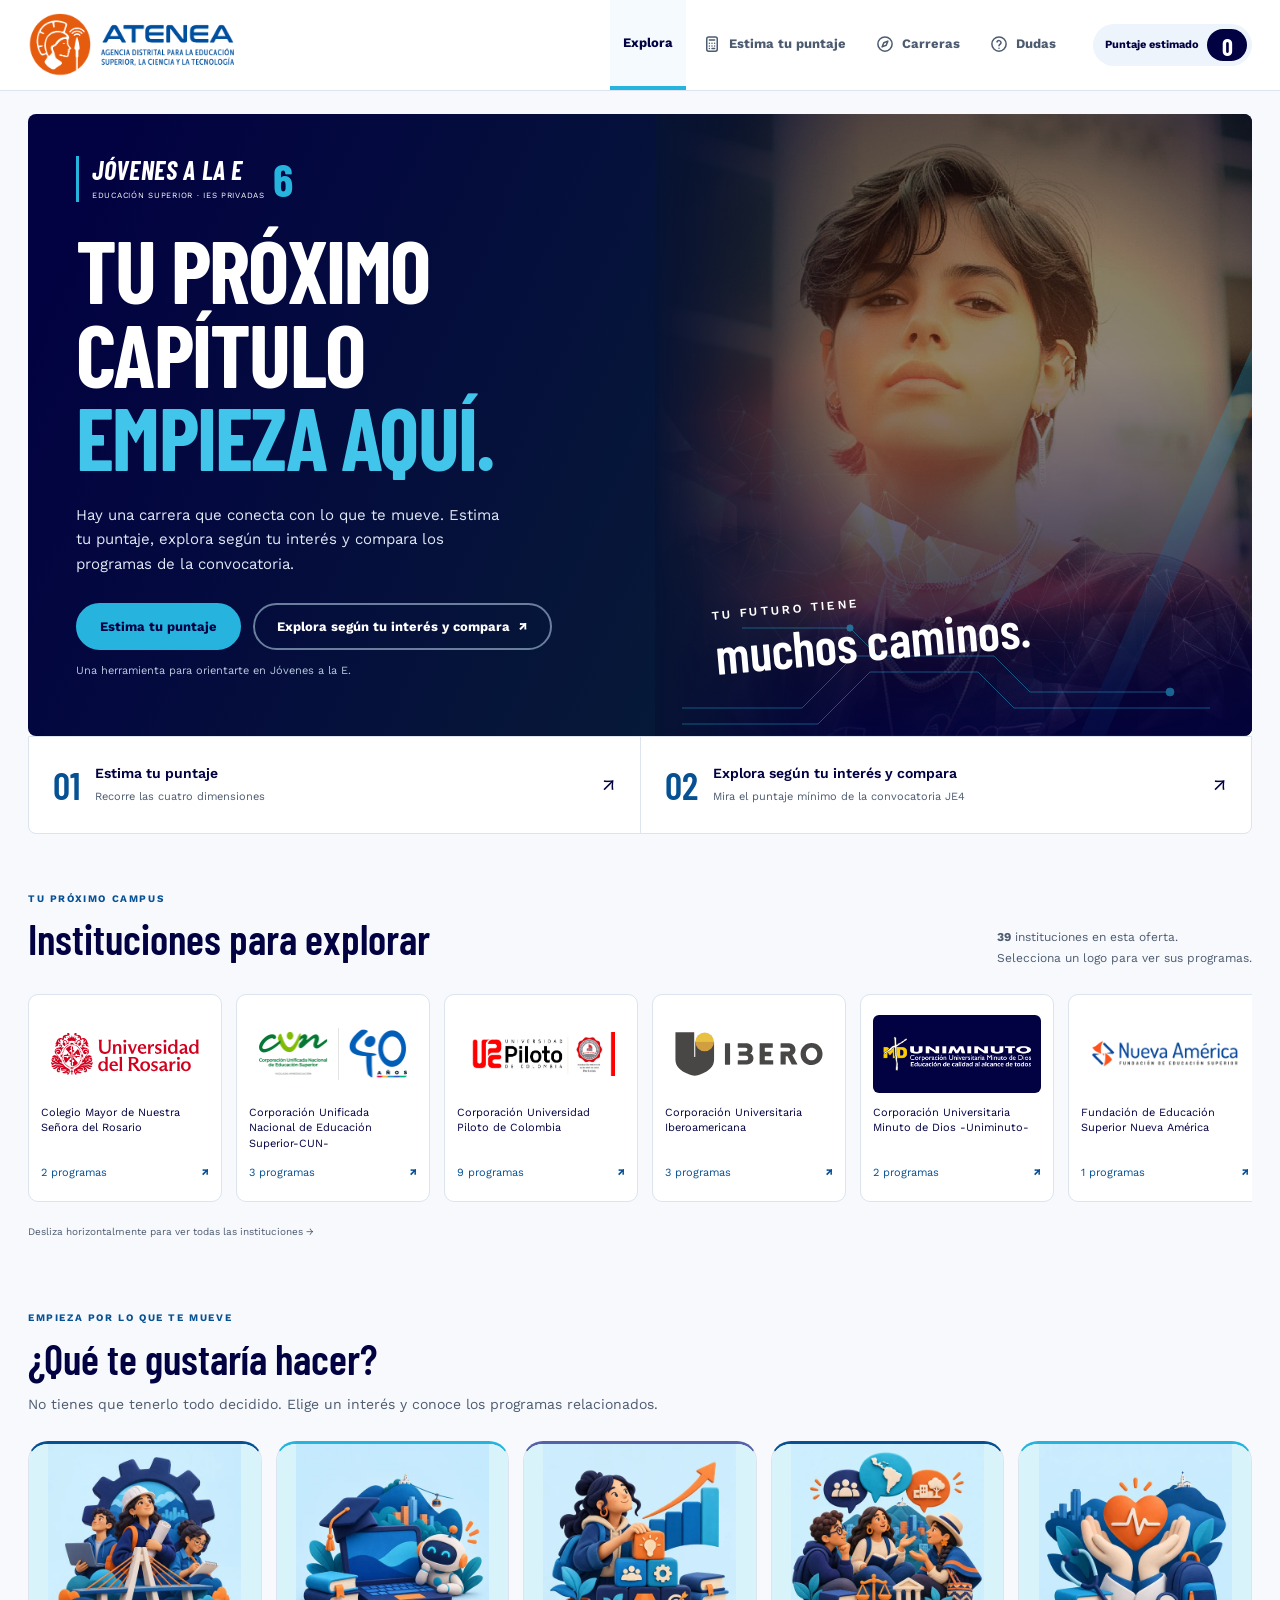
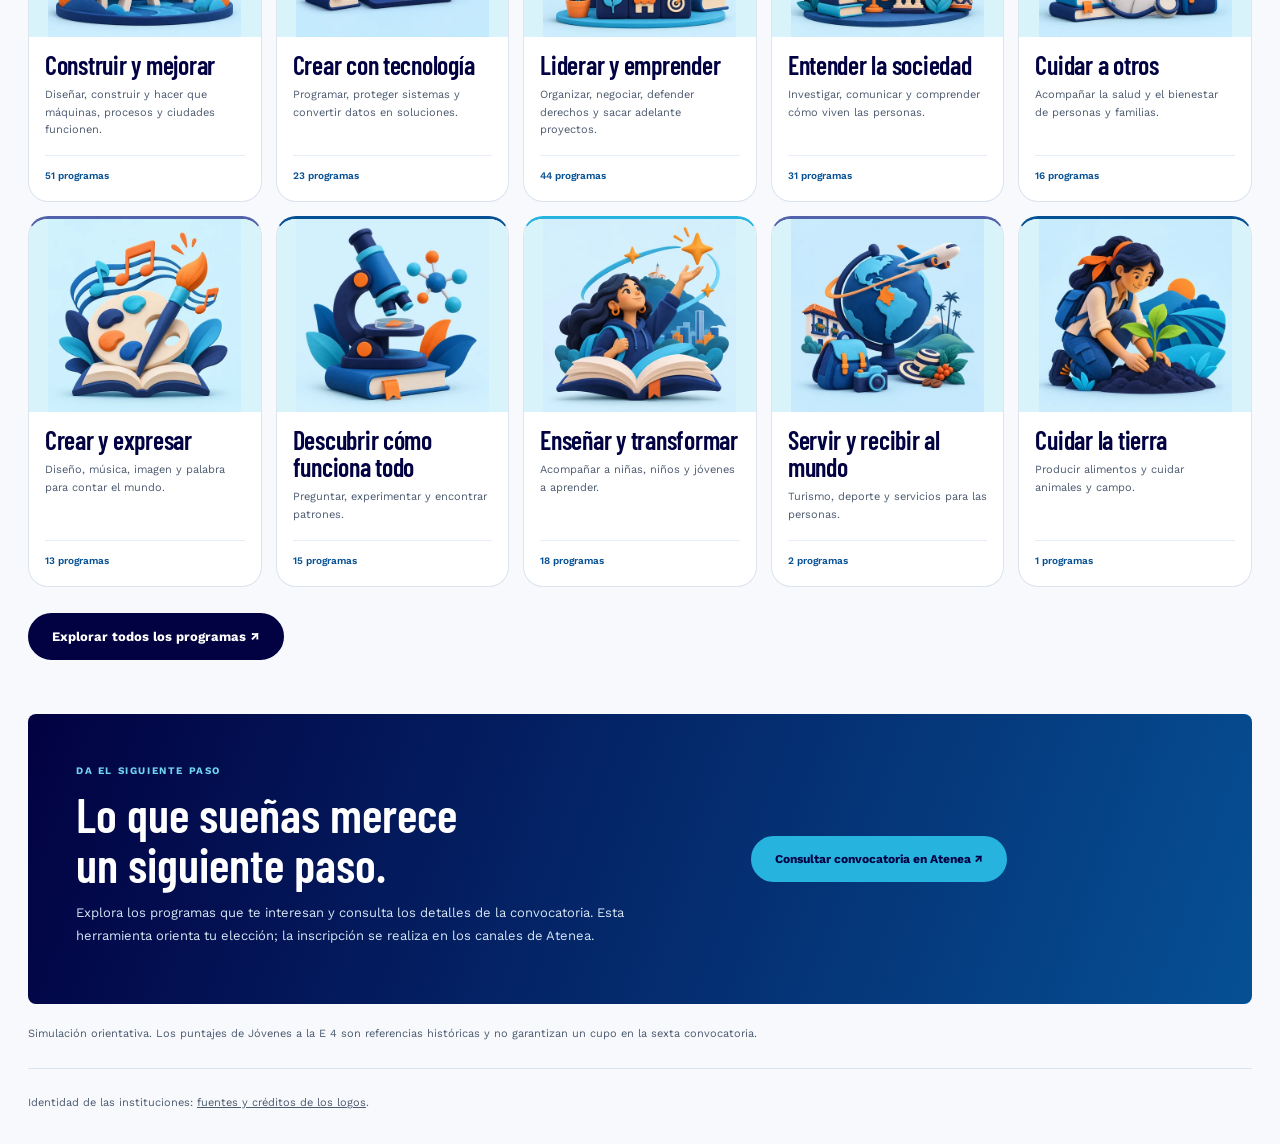
<file: index.html>
<!DOCTYPE html>
<html lang="es">
<head>
<meta charset="utf-8">
<meta name="viewport" content="width=device-width, initial-scale=1, viewport-fit=cover">
<title>Explora tu futuro · Jóvenes a la E 6 · Atenea</title>
<meta name="description" content="Estima tu puntaje para la sexta convocatoria de Jóvenes a la E y explora carreras y compara referencias históricas.">
<link rel="preconnect" href="https://fonts.googleapis.com">
<link rel="preconnect" href="https://fonts.gstatic.com" crossorigin>
<link href="https://fonts.googleapis.com/css2?family=Barlow+Condensed:wght@500;600;700;800&family=Work+Sans:wght@400;500;600;700&display=swap" rel="stylesheet">
<style>
  /* ====== LÍNEA GRÁFICA: ajuste aquí los colores y la tipografía del manual de marca ====== */
  :root{
    --marca:#1f2a5c; --marca-2:#3d4fa3; --marca-suave:#e9ecf8;
    --acento:#e2530a; --acento-2:#f47b20; --acento-suave:#fff1e8;
    --tinta:#1c2130; --tinta-2:#4f586c; --tinta-3:#7a8296;
    --fondo:#f5f6fa; --tarjeta:#fff; --linea:#e2e5ee;
    --ok:#1d7a4f; --ok-suave:#e3f3ea; --cerca:#8a5a00; --cerca-suave:#fdf2d8; --alerta:#b3261e;
    --radio:16px; --sombra:0 8px 28px rgba(31,42,92,.08);
    --titulos:"Montserrat","Segoe UI",Arial,sans-serif;
    --fuente:"Nunito Sans","Segoe UI","Helvetica Neue",Arial,sans-serif;
  }
  *{box-sizing:border-box}
  body{margin:0;font-family:var(--fuente);color:var(--tinta);background:var(--fondo);line-height:1.5;font-size:16px;-webkit-font-smoothing:antialiased}
  h1,h2,h3,h4{font-family:var(--titulos);line-height:1.2;margin:0}
  button{font:inherit;cursor:pointer;color:inherit}
  a{color:var(--marca-2)}
  svg.i{width:22px;height:22px;flex:none;fill:none;stroke:currentColor;stroke-width:2;stroke-linecap:round;stroke-linejoin:round}
  :focus-visible{outline:3px solid rgba(61,79,163,.4);outline-offset:2px}
  .envoltura{max-width:1160px;margin:0 auto;padding:0 20px}
  [hidden]{display:none!important}

  /* ---------- Barra superior con pestañas ---------- */
  .barra{position:sticky;top:0;z-index:20;background:var(--marca);color:#fff;box-shadow:0 2px 12px rgba(0,0,0,.15)}
  .barra .envoltura{display:flex;align-items:center;gap:18px;height:64px}
  .marca{display:flex;align-items:center;gap:10px;font-family:var(--titulos);font-weight:800;font-size:17px;white-space:nowrap}
  .marca .logo{display:grid;place-items:center;width:34px;height:34px;border-radius:10px;background:var(--acento);font-size:15px}
  .marca small{display:block;font-family:var(--fuente);font-weight:600;font-size:12px;opacity:.8}
  .pestanas{display:flex;gap:4px;margin-left:auto;height:100%}
  .pestana{display:flex;align-items:center;gap:8px;border:0;background:none;color:#cfd5f0;font-weight:700;padding:0 14px;height:100%;border-bottom:3px solid transparent;font-size:15px}
  .pestana:hover{color:#fff}
  .pestana[aria-selected="true"]{color:#fff;border-bottom-color:var(--acento-2)}
  .pestana .cont{background:var(--acento);color:#fff;border-radius:999px;font-size:12px;padding:0 7px;min-width:20px;text-align:center}
  .pildora{display:flex;align-items:center;gap:8px;background:rgba(255,255,255,.12);border-radius:999px;padding:5px 6px 5px 14px;font-weight:700;white-space:nowrap}
  .pildora b{display:grid;place-items:center;min-width:42px;height:32px;border-radius:999px;background:var(--acento);font-family:var(--titulos);font-size:17px;padding:0 8px}

  main.envoltura{padding-top:26px;padding-bottom:40px}
  .panel-tab{animation:entra .25s ease}
  @keyframes entra{from{opacity:0;transform:translateY(6px)}to{opacity:1;transform:none}}

  /* ---------- Portada compacta ---------- */
  .portada{background:linear-gradient(120deg,var(--acento) 0%,#c2410c 60%,#8c2f39 100%);color:#fff;border-radius:22px;padding:28px 30px;position:relative;overflow:hidden;margin-bottom:22px}
  .portada::after{content:"";position:absolute;right:-60px;top:-80px;width:280px;height:280px;border-radius:50%;background:rgba(255,255,255,.09)}
  .portada::before{content:"";position:absolute;right:90px;bottom:-110px;width:200px;height:200px;border-radius:50%;background:rgba(255,255,255,.07)}
  .portada h1{font-size:clamp(24px,3.6vw,36px);font-weight:800;max-width:700px;position:relative;z-index:1}
  .portada p{margin:8px 0 0;max-width:640px;font-size:clamp(15px,1.8vw,17.5px);position:relative;z-index:1}

  /* ---------- Asistente ---------- */
  .rejilla{display:grid;grid-template-columns:minmax(0,1fr) 330px;gap:22px;align-items:start}
  .pasos{display:flex;gap:6px;margin-bottom:16px;overflow-x:auto;scrollbar-width:none}
  .pasos::-webkit-scrollbar{display:none}
  .pasito{flex:1;min-width:120px;display:flex;align-items:center;gap:9px;border:1.5px solid var(--linea);background:var(--tarjeta);border-radius:12px;padding:9px 11px;text-align:left;font-weight:700;font-size:14px;color:var(--tinta-2)}
  .pasito .n{display:grid;place-items:center;flex:none;width:26px;height:26px;border-radius:50%;background:var(--marca-suave);color:var(--marca);font-size:13px}
  .pasito.hecho .n{background:var(--ok);color:#fff}
  .pasito[aria-current="step"]{border-color:var(--acento);color:var(--marca);box-shadow:0 0 0 3px rgba(226,83,10,.12)}
  .pasito[aria-current="step"] .n{background:var(--acento);color:#fff}
  .pasito small{display:block;font-weight:600;font-size:12px;color:var(--tinta-3)}

  .tarjeta{background:var(--tarjeta);border:1px solid var(--linea);border-radius:var(--radio);box-shadow:var(--sombra)}
  .paso{padding:24px}
  .paso-cab{display:flex;gap:14px;align-items:flex-start;margin-bottom:18px}
  .paso-cab .ico{display:grid;place-items:center;flex:none;width:50px;height:50px;border-radius:14px;background:var(--acento-suave);color:var(--acento)}
  .paso-cab .ico svg.i{width:26px;height:26px}
  .paso-cab h2{font-size:22px;color:var(--marca)}
  .paso-cab p{margin:4px 0 0;color:var(--tinta-2)}
  .tope{margin-left:auto;flex:none;font-size:13px;font-weight:700;color:var(--marca);background:var(--marca-suave);border-radius:999px;padding:5px 12px;white-space:nowrap}
  .nota{font-size:14px;color:var(--tinta-2);background:#fafbfd;border:1px dashed var(--linea);border-radius:10px;padding:10px 12px;margin-bottom:14px}

  .fichas{display:grid;grid-template-columns:repeat(auto-fill,minmax(230px,1fr));gap:10px}
  .ficha{position:relative;display:flex;flex-direction:column;gap:4px;text-align:left;background:#fff;border:1.5px solid var(--linea);border-radius:14px;padding:13px 14px 12px 46px;min-height:64px;transition:border-color .15s,background .15s,box-shadow .15s}
  .ficha:hover{border-color:var(--marca-2)}
  .ficha::before{content:"";position:absolute;left:14px;top:15px;width:20px;height:20px;border-radius:6px;border:2px solid #b9bfd2;background:#fff}
  .ficha.radio::before{border-radius:50%}
  .ficha[aria-checked="true"]{border-color:var(--acento);background:#fffaf6;box-shadow:0 0 0 3px rgba(226,83,10,.12)}
  .ficha[aria-checked="true"]::before{background:var(--acento) url("data:image/svg+xml,%3Csvg xmlns='http://www.w3.org/2000/svg' viewBox='0 0 24 24' fill='none' stroke='white' stroke-width='3.5' stroke-linecap='round' stroke-linejoin='round'%3E%3Cpath d='M5 12l5 5 9-10'/%3E%3C/svg%3E") center/14px no-repeat;border-color:var(--acento)}
  .ficha[aria-disabled="true"]{opacity:.45;cursor:not-allowed}
  .ficha .t{font-weight:700;line-height:1.3;padding-right:44px}
  .ficha .p{position:absolute;right:12px;top:12px;font-family:var(--titulos);font-weight:800;font-size:14px;color:var(--marca-2);background:var(--marca-suave);border-radius:999px;padding:2px 9px}
  .ficha[aria-checked="true"] .p{background:var(--acento);color:#fff}
  .ficha .d{font-size:13px;color:var(--tinta-3);line-height:1.35}
  .ficha select{margin-top:6px;font:inherit;font-size:14px;padding:6px 8px;border:1.5px solid #c7ccdb;border-radius:8px;background:#fff;width:100%}
  details.como{margin-top:16px;border-top:1px solid var(--linea);padding-top:12px}
  details.como summary{cursor:pointer;font-weight:700;color:var(--marca-2);font-size:14.5px}
  details.como dl{margin:10px 0 0;font-size:13.5px;color:var(--tinta-2);display:grid;gap:8px}
  details.como dt{font-weight:700;color:var(--tinta)}
  details.como dd{margin:0}

  .segmento{display:inline-flex;background:var(--marca-suave);border-radius:12px;padding:4px;margin-bottom:16px}
  .segmento button{border:0;background:none;border-radius:9px;padding:8px 16px;font-weight:700;color:var(--marca)}
  .segmento button[aria-pressed="true"]{background:#fff;box-shadow:0 1px 4px rgba(0,0,0,.12)}
  .saber{display:grid;grid-template-columns:150px 1fr;gap:18px;align-items:center}
  .saber input[type=number]{width:100%;font-family:var(--titulos);font-weight:800;font-size:30px;text-align:center;padding:10px;border:2px solid #c7ccdb;border-radius:14px;color:var(--marca)}
  .saber input[type=range]{width:100%;accent-color:var(--acento);height:28px}
  .saber label{display:block;font-weight:700;margin-bottom:6px}
  .error{color:var(--alerta);font-size:14px;font-weight:700;margin-top:6px;min-height:1px}
  table.rangos{border-collapse:separate;border-spacing:3px;width:100%;font-size:13px;margin-top:14px}
  table.rangos th,table.rangos td{background:var(--fondo);border-radius:6px;padding:5px 3px;text-align:center}
  table.rangos th{color:var(--tinta-2);font-weight:700}
  table.rangos td{font-family:var(--titulos);font-weight:700;color:var(--marca)}
  table.rangos .activa{background:var(--acento);color:#fff}

  .navega{display:flex;justify-content:space-between;gap:10px;margin-top:22px}
  .btn{display:inline-flex;align-items:center;justify-content:center;gap:8px;font-weight:700;padding:11px 20px;border-radius:12px;border:2px solid var(--marca);background:#fff;color:var(--marca);text-decoration:none;font-size:15.5px}
  .btn.pri{background:var(--acento);border-color:var(--acento);color:#fff}
  .btn.pri:hover{background:#c9480a;border-color:#c9480a}
  .btn.osc{background:var(--marca);color:#fff}
  .btn.fant{border-color:transparent;background:none;color:var(--tinta-2)}

  /* ---------- Medidor ---------- */
  aside.lateral{position:sticky;top:84px}
  .rejilla.final{grid-template-columns:1fr}
  .rejilla.final aside.lateral{display:none}
  .medidor-caja{padding:20px}
  .medidor-caja h3{font-size:13px;text-transform:uppercase;letter-spacing:.08em;color:var(--tinta-2);font-family:var(--fuente)}
  .medidor{position:relative;width:180px;height:180px;margin:8px auto}
  .medidor.grande{width:230px;height:230px}
  .medidor svg{width:100%;height:100%;transform:rotate(-90deg)}
  .medidor .fondo{stroke:var(--marca-suave)}
  .medidor .valor{stroke:url(#degradado);transition:stroke-dashoffset .6s cubic-bezier(.2,.8,.2,1)}
  .medidor .centro{position:absolute;inset:0;display:grid;place-content:center;text-align:center}
  .medidor strong{font-family:var(--titulos);font-size:54px;font-weight:800;line-height:1;color:var(--marca)}
  .medidor.grande strong{font-size:70px}
  .medidor span{font-size:14px;color:var(--tinta-2)}
  .desglose{display:grid;gap:9px;margin-top:6px}
  .linea-c .t{display:flex;justify-content:space-between;font-size:14px;font-weight:700}
  .linea-c .t b{color:var(--tinta-2);font-variant-numeric:tabular-nums}
  .riel{height:8px;background:var(--marca-suave);border-radius:4px;overflow:hidden;margin-top:4px}
  .riel i{display:block;height:100%;background:var(--marca-2);border-radius:4px;transition:width .4s}
  .mensaje{margin-top:16px;border-radius:14px;padding:14px 16px;background:var(--ok-suave);color:#14563a;font-size:15px}
  .mensaje.neutro{background:var(--acento-suave);color:#7a2e05}
  .mensaje b.g{display:block;font-family:var(--titulos);font-size:28px;font-weight:800;color:var(--ok);line-height:1.1;margin-bottom:2px}
  .mensaje.neutro b.g{color:var(--acento)}

  /* ---------- Resultado ---------- */
  .resultado{display:grid;grid-template-columns:300px 1fr;gap:26px;align-items:center;padding:26px}
  .resultado h2{font-size:clamp(22px,3vw,30px);color:var(--marca);margin-bottom:6px}
  .resultado .acc-btn{display:flex;gap:10px;flex-wrap:wrap;margin-top:16px}
  .acciones{display:grid;grid-template-columns:repeat(auto-fill,minmax(250px,1fr));gap:12px;margin-top:18px}
  .accion{display:flex;gap:12px;background:var(--tarjeta);border:1px solid var(--linea);border-radius:14px;padding:14px}
  .accion .ico{display:grid;place-items:center;flex:none;width:38px;height:38px;border-radius:10px;background:var(--marca-suave);color:var(--marca-2)}
  .accion h4{font-size:15px;color:var(--marca);margin-bottom:3px}
  .accion p{margin:0;font-size:14px;color:var(--tinta-2)}
  .sub{font-family:var(--titulos);font-size:19px;color:var(--marca);margin:28px 0 4px}

  /* ---------- Carreras ---------- */
  .cab-tab{display:flex;justify-content:space-between;align-items:flex-end;gap:16px;flex-wrap:wrap;margin-bottom:16px}
  .cab-tab h1{font-size:clamp(24px,3vw,32px);color:var(--marca)}
  .cab-tab p{margin:6px 0 0;color:var(--tinta-2);max-width:720px}
  .aviso-puntaje{display:flex;align-items:center;gap:12px;background:var(--tarjeta);border:1px solid var(--linea);border-radius:14px;padding:10px 14px;font-size:14.5px}
  .aviso-puntaje b.n{font-family:var(--titulos);font-size:24px;color:var(--acento)}
  .intereses{display:grid;grid-template-columns:repeat(5,minmax(0,1fr));gap:10px;padding:4px 2px 10px;margin-bottom:6px}
  .interes{display:flex;flex-direction:column;gap:6px;text-align:left;background:var(--tarjeta);border:1.5px solid var(--linea);border-radius:14px;padding:12px}
  .interes:hover{border-color:var(--marca-2)}
  .interes .ico{display:grid;place-items:center;width:40px;height:40px;border-radius:11px;background:var(--marca-suave);color:var(--marca-2)}
  .interes[aria-pressed="true"]{border-color:var(--acento);background:#fffaf6;box-shadow:0 0 0 3px rgba(226,83,10,.13)}
  .interes[aria-pressed="true"] .ico{background:var(--acento);color:#fff}
  .interes b{font-family:var(--titulos);font-size:14px;color:var(--marca);line-height:1.25}
  .interes small{font-size:12.5px;color:var(--tinta-2);line-height:1.35}
  .interes .cuenta{font-size:12.5px;font-weight:700;color:var(--ok);margin-top:auto}
  .filtros{display:grid;grid-template-columns:2fr 1fr 1fr 1fr auto;gap:10px;align-items:end;margin-bottom:14px}
  .filtros label{font-size:13px;font-weight:700;color:var(--tinta-2);display:block;margin-bottom:4px}
  .filtros input[type=search],.filtros select,.orden select{width:100%;font:inherit;font-size:15px;padding:9px 11px;border:1.5px solid #c7ccdb;border-radius:10px;background:#fff}
  .btn-filtros{display:none}
  .interruptor{display:flex;align-items:center;gap:8px;font-weight:700;font-size:14.5px;white-space:nowrap;background:#fff;border:1.5px solid #c7ccdb;border-radius:10px;padding:9px 12px;cursor:pointer}
  .interruptor input{width:18px;height:18px;accent-color:var(--acento);margin:0}
  .desliza{display:none;font-size:13px;color:var(--tinta-3);margin:-4px 0 10px}
  .resumen{display:flex;justify-content:space-between;align-items:center;gap:10px;flex-wrap:wrap;margin-bottom:12px;color:var(--tinta-2)}
  .resumen b{color:var(--tinta)}
  .orden{display:flex;align-items:center;gap:8px;font-size:14px}
  .orden select{width:auto;padding:6px 9px}
  .programas{display:grid;grid-template-columns:repeat(auto-fill,minmax(300px,1fr));gap:14px}
  .programa{background:var(--tarjeta);border:1px solid var(--linea);border-radius:var(--radio);padding:16px;display:flex;flex-direction:column;gap:9px;transition:box-shadow .15s,transform .15s}
  .programa:hover{box-shadow:var(--sombra);transform:translateY(-2px)}
  .programa h3{font-size:16px;color:var(--marca)}
  .programa .ies{font-size:14px;color:var(--tinta-2);margin-top:-5px}
  .chips{display:flex;flex-wrap:wrap;gap:5px}
  .chip{font-size:12.5px;font-weight:600;background:var(--fondo);color:var(--tinta-2);border-radius:999px;padding:2px 9px}
  .estado{display:inline-flex;gap:6px;align-items:center;font-size:13.5px;font-weight:700;border-radius:9px;padding:5px 10px;align-self:flex-start}
  .estado svg.i{width:16px;height:16px;stroke-width:2.6}
  .estado.si{background:var(--ok-suave);color:var(--ok)}
  .estado.cerca{background:var(--cerca-suave);color:var(--cerca)}
  .estado.reto{background:var(--marca-suave);color:var(--marca-2)}
  .estado.sin{background:var(--fondo);color:var(--tinta-2)}
  .estado span.x{font-weight:600}
  .regla-min{position:relative;height:10px;background:var(--marca-suave);border-radius:5px;margin:12px 0 2px}
  .regla-min .rel{position:absolute;left:0;top:0;bottom:0;border-radius:5px;background:linear-gradient(90deg,rgba(226,83,10,.2),rgba(226,83,10,.55))}
  .regla-min .m{position:absolute;top:-5px;width:3px;height:20px;margin-left:-1.5px;background:var(--marca);border-radius:2px}
  .regla-min .yo{position:absolute;top:-6px;width:22px;height:22px;margin-left:-11px;border-radius:50%;background:var(--acento);border:3px solid #fff;box-shadow:0 1px 5px rgba(0,0,0,.3)}
  .leyenda-min{display:flex;justify-content:space-between;font-size:13px;color:var(--tinta-2)}
  .leyenda-min b{color:var(--tinta)}
  .programa .pie{display:flex;justify-content:space-between;align-items:center;gap:8px;margin-top:auto;padding-top:10px;border-top:1px solid var(--linea)}
  .cupos{font-size:13.5px;color:var(--tinta-2)}
  .cupos b{font-family:var(--titulos);color:var(--tinta);font-size:16px}
  .elegir{display:inline-flex;align-items:center;gap:6px;border:2px solid var(--marca-2);background:#fff;color:var(--marca-2);border-radius:10px;padding:6px 11px;font-weight:700;font-size:14px}
  .elegir svg.i{width:16px;height:16px}
  .elegir[aria-pressed="true"]{background:var(--marca-2);color:#fff}
  .elegir[aria-pressed="true"] svg.i{fill:currentColor}
  .elegir:disabled{opacity:.4;cursor:not-allowed}
  .vacio{background:var(--tarjeta);border:2px dashed var(--linea);border-radius:var(--radio);padding:30px;text-align:center;color:var(--tinta-2)}
  .mas{display:flex;margin:18px auto 0}

  /* ---------- Mis opciones ---------- */
  .opciones{display:grid;grid-template-columns:minmax(0,1.35fr) minmax(0,1fr);gap:22px;align-items:start}
  ol.mias{list-style:none;margin:0;padding:0;display:grid;gap:12px}
  ol.mias li{display:flex;gap:14px;align-items:center;background:var(--tarjeta);border:1px solid var(--linea);border-radius:var(--radio);padding:16px;box-shadow:var(--sombra)}
  ol.mias .orden-n{display:grid;place-items:center;flex:none;width:42px;height:42px;border-radius:50%;background:var(--acento);color:#fff;font-family:var(--titulos);font-weight:800;font-size:18px}
  ol.mias li.libre{border:2px dashed var(--linea);box-shadow:none;background:transparent;color:var(--tinta-3)}
  ol.mias li.libre .orden-n{background:var(--marca-suave);color:var(--tinta-3)}
  ol.mias .txt{flex:1;min-width:0}
  ol.mias .txt b{display:block;font-family:var(--titulos);color:var(--marca);font-size:15.5px}
  ol.mias .txt span{font-size:14px;color:var(--tinta-2)}
  .mini{display:grid;place-items:center;border:1.5px solid var(--linea);background:#fff;border-radius:9px;width:36px;height:36px;color:var(--tinta-2)}
  .mini:disabled{opacity:.35;cursor:default}
  .mini svg.i{width:18px;height:18px}
  .explica{padding:20px}
  .explica h3{font-size:17px;color:var(--marca);margin-bottom:8px}
  .explica ol{padding-left:20px;margin:6px 0 10px;color:var(--tinta-2)}
  .explica li{margin-bottom:5px}
  .explica p{color:var(--tinta-2);margin:0}
  .llamado{margin-top:24px;background:linear-gradient(120deg,var(--marca),var(--marca-2));color:#fff;border-radius:22px;padding:26px 28px;display:flex;gap:20px;align-items:center;justify-content:space-between;flex-wrap:wrap}
  .llamado h2{font-size:clamp(20px,2.6vw,27px);margin-bottom:6px}
  .llamado p{margin:0;max-width:620px;color:#e3e7f8}
  .llamado .btn{font-size:17px;padding:13px 26px}

  /* ---------- Dudas ---------- */
  .dudas{max-width:860px}
  .dudas details{background:var(--tarjeta);border:1px solid var(--linea);border-radius:14px;padding:0 18px;margin-bottom:10px}
  .dudas summary{cursor:pointer;padding:15px 0;font-family:var(--titulos);font-weight:700;color:var(--marca);font-size:15.5px}
  .dudas details > div{padding:0 0 16px;color:var(--tinta-2);font-size:15px}
  .dudas ol,.dudas ul{margin:6px 0;padding-left:20px}
  footer{padding:10px 0 30px;font-size:12.5px;color:var(--tinta-3)}

  /* ---------- Celular: pestañas abajo ---------- */
  @media (max-width:900px){
    .rejilla,.opciones,.resultado{grid-template-columns:1fr}
    aside.lateral{display:none}
    .resultado{justify-items:center;text-align:center}
    .resultado .acc-btn{justify-content:center}
    .barra .envoltura{height:56px}
    .pestanas{position:fixed;left:0;right:0;bottom:0;height:64px;margin:0;background:#fff;border-top:1px solid var(--linea);box-shadow:0 -4px 16px rgba(0,0,0,.08);padding:0 4px env(safe-area-inset-bottom)}
    .pestana{flex:1;flex-direction:column;justify-content:center;gap:2px;color:var(--tinta-3);font-size:12px;padding:0;border-bottom:0;border-top:3px solid transparent;position:relative}
    .pestana:hover{color:var(--marca)}
    .pestana[aria-selected="true"]{color:var(--acento);border-top-color:var(--acento)}
    .pestana .cont{position:absolute;top:6px;left:calc(50% + 6px)}
    .pildora{margin-left:auto}
    main.envoltura{padding-bottom:90px}
    .filtros{grid-template-columns:1fr 1fr}
    .filtros .buscar{grid-column:1/-1}
    .intereses{display:flex;overflow-x:auto;scroll-snap-type:x proximity;scrollbar-width:none}
    .intereses::-webkit-scrollbar{display:none}
    .interes{flex:none;width:170px;scroll-snap-align:start}
    .desliza{display:block!important}
  }
  @media (max-width:560px){
    .envoltura{padding:0 14px}
    .marca small{display:none}
    .pildora span{display:none}
    .portada{padding:22px 20px;border-radius:18px}
    .paso{padding:18px}
    .paso-cab{flex-wrap:wrap}
    .tope{margin-left:64px}
    .pasito{min-width:auto;flex:none}
    .pasito small,.pasito .lbl{display:none}
    .saber{grid-template-columns:1fr}
    .filtros{grid-template-columns:1fr auto}
    .filtros .buscar{grid-column:auto}
    .btn-filtros{display:inline-flex;align-self:end;padding:9px 12px}
    .filtros .extra{display:none;grid-column:1/-1}
    .filtros.abierto .extra{display:block}
    .tope{margin-left:0}
    .navega .btn{flex:1}
  }
  @media (prefers-reduced-motion:reduce){*{animation:none!important;transition:none!important}}
</style>
<link rel="stylesheet" href="experiencia.css?v=20261112-comparacion">
</head>
<body>

<svg width="0" height="0" style="position:absolute" aria-hidden="true">
  <defs>
    <linearGradient id="degradado" x1="0" y1="0" x2="1" y2="1"><stop offset="0" stop-color="#26b4df"/><stop offset="1" stop-color="#065094"/></linearGradient>
    <symbol id="i-calc" viewBox="0 0 24 24"><rect x="5" y="2.5" width="14" height="19" rx="2.5"/><path d="M8.5 6.5h7M8.5 11h.01M12 11h.01M15.5 11h.01M8.5 14.5h.01M12 14.5h.01M15.5 14.5h.01M8.5 18h.01M12 18h3.5"/></symbol>
    <symbol id="i-brujula" viewBox="0 0 24 24"><circle cx="12" cy="12" r="9.5"/><path d="m15.8 8.2-2.2 5.4-5.4 2.2 2.2-5.4z"/></symbol>
    <symbol id="i-estrella" viewBox="0 0 24 24"><path d="m12 3 2.7 5.6 6.1.9-4.4 4.3 1 6.1L12 17l-5.4 2.9 1-6.1-4.4-4.3 6.1-.9z"/></symbol>
    <symbol id="i-ayuda" viewBox="0 0 24 24"><circle cx="12" cy="12" r="9.5"/><path d="M9.3 9.2a2.8 2.8 0 0 1 5.4 1c0 1.9-2.7 2.5-2.7 4M12 17.5h.01"/></symbol>
    <symbol id="i-persona" viewBox="0 0 24 24"><circle cx="12" cy="8" r="4"/><path d="M4 21a8 8 0 0 1 16 0"/></symbol>
    <symbol id="i-casa" viewBox="0 0 24 24"><path d="M3 10.5 12 3l9 7.5"/><path d="M5.5 9v12h13V9"/><path d="M10 21v-6h4v6"/></symbol>
    <symbol id="i-libro" viewBox="0 0 24 24"><path d="M2.5 4.5h6a3.5 3.5 0 0 1 3.5 3.5v13a2.6 2.6 0 0 0-2.6-2.6H2.5z"/><path d="M21.5 4.5h-6A3.5 3.5 0 0 0 12 8v13a2.6 2.6 0 0 1 2.6-2.6h6.9z"/></symbol>
    <symbol id="i-sube" viewBox="0 0 24 24"><path d="m3 17 6-6 4 4 8-8"/><path d="M14 7h7v7"/></symbol>
    <symbol id="i-meta" viewBox="0 0 24 24"><circle cx="12" cy="12" r="9.5"/><circle cx="12" cy="12" r="5.5"/><circle cx="12" cy="12" r="1.5"/></symbol>
    <symbol id="i-check" viewBox="0 0 24 24"><path d="M5 12.5l4.5 4.5L19 7.5"/></symbol>
    <symbol id="i-flecha-d" viewBox="0 0 24 24"><path d="M5 12h14M13 6l6 6-6 6"/></symbol>
    <symbol id="i-flecha-i" viewBox="0 0 24 24"><path d="M19 12H5M11 6l-6 6 6 6"/></symbol>
    <symbol id="i-arriba" viewBox="0 0 24 24"><path d="M12 19V5M6 11l6-6 6 6"/></symbol>
    <symbol id="i-abajo" viewBox="0 0 24 24"><path d="M12 5v14M6 13l6 6 6-6"/></symbol>
    <symbol id="i-x" viewBox="0 0 24 24"><path d="M6 6l12 12M18 6 6 18"/></symbol>
    <symbol id="i-doc" viewBox="0 0 24 24"><path d="M14 2.5H6.5a2 2 0 0 0-2 2v15a2 2 0 0 0 2 2h11a2 2 0 0 0 2-2V8z"/><path d="M14 2.5V8h5.5M8.5 13h7M8.5 17h5"/></symbol>
    <symbol id="i-reloj" viewBox="0 0 24 24"><circle cx="12" cy="12" r="9.5"/><path d="M12 7v5l3.5 2"/></symbol>
    <symbol id="i-recarga" viewBox="0 0 24 24"><path d="M3.5 12a8.5 8.5 0 0 1 14.6-5.9L20.5 8.5M20.5 3.5v5h-5M20.5 12a8.5 8.5 0 0 1-14.6 5.9L3.5 15.5M3.5 20.5v-5h5"/></symbol>
    <!-- Campos de conocimiento -->
    <symbol id="c-ing" viewBox="0 0 24 24"><path d="M14.7 6.3a4 4 0 0 0-5.4 5.4L3 18l3 3 6.3-6.3a4 4 0 0 0 5.4-5.4l-2.6 2.6-2.4-.6-.6-2.4z"/></symbol>
    <symbol id="c-tic" viewBox="0 0 24 24"><rect x="3.5" y="4" width="17" height="11.5" rx="2"/><path d="M2 20h20M9.5 8.5 7.5 10l2 1.5M14.5 8.5l2 1.5-2 1.5"/></symbol>
    <symbol id="c-adm" viewBox="0 0 24 24"><rect x="3" y="7" width="18" height="13" rx="2"/><path d="M8 7V5a2 2 0 0 1 2-2h4a2 2 0 0 1 2 2v2M3 13h18"/></symbol>
    <symbol id="c-soc" viewBox="0 0 24 24"><path d="M21 12a8.5 8.5 0 0 1-12.3 7.6L3 21l1.6-5.3A8.5 8.5 0 1 1 21 12z"/><path d="M8.5 12h.01M12 12h.01M15.5 12h.01"/></symbol>
    <symbol id="c-sal" viewBox="0 0 24 24"><path d="M20.8 5.6a5 5 0 0 0-7.1 0L12 7.3l-1.7-1.7a5 5 0 0 0-7.1 7.1L12 21.5l8.8-8.8a5 5 0 0 0 0-7.1z"/><path d="M6.5 12h3l1.5-2.5 2 5 1.5-2.5h3"/></symbol>
    <symbol id="c-art" viewBox="0 0 24 24"><path d="M12 3a9 9 0 1 0 0 18c1.2 0 1.8-.9 1.8-1.8 0-1.3-1-1.6-1-2.7 0-1 .8-1.7 1.8-1.7H17a4 4 0 0 0 4-4C21 6.6 17 3 12 3z"/><circle cx="7.5" cy="11" r="1.2"/><circle cx="10.5" cy="7.2" r="1.2"/><circle cx="15" cy="7.5" r="1.2"/></symbol>
    <symbol id="c-cie" viewBox="0 0 24 24"><path d="M9 2.5h6M10 2.5v6.5L4.4 19.2A1.5 1.5 0 0 0 5.7 21.5h12.6a1.5 1.5 0 0 0 1.3-2.3L14 9V2.5M7 15h10"/></symbol>
    <symbol id="c-edu" viewBox="0 0 24 24"><path d="M2 9.5 12 4.5l10 5-10 5z"/><path d="M6 11.5v5c3.5 2.4 8.5 2.4 12 0v-5M22 9.5v6"/></symbol>
    <symbol id="c-ser" viewBox="0 0 24 24"><circle cx="12" cy="12" r="9.5"/><path d="M2.5 12h19M12 2.5a14.5 14.5 0 0 1 0 19 14.5 14.5 0 0 1 0-19z"/></symbol>
    <symbol id="c-agr" viewBox="0 0 24 24"><path d="M5 21c0-9.5 6.2-15.3 16-16-.7 9.8-6.5 16-16 16z"/><path d="M5 21l8.5-8.5"/></symbol>
  </defs>
</svg>

<div class="barra">
  <div class="envoltura">
    <a class="marca" href="#inicio" data-ir="inicio" aria-label="Atenea · Inicio de la calculadora"><img src="assets/atenea/atenea.png" width="210" height="63" alt="Atenea, Agencia Distrital para la Educación Superior, la Ciencia y la Tecnología"></a>
    <nav class="pestanas" role="tablist" aria-label="Secciones">
<button class="pestana" role="tab" id="tab-inicio" aria-controls="inicio" data-tab="inicio">Explora</button>
      <button class="pestana" role="tab" id="tab-puntaje" aria-controls="puntaje" data-tab="puntaje"><svg class="i"><use href="#i-calc"/></svg>Estima tu puntaje</button>
      <button class="pestana" role="tab" id="tab-carreras" aria-controls="carreras" data-tab="carreras"><svg class="i"><use href="#i-brujula"/></svg>Carreras</button>
      <button class="pestana" role="tab" id="tab-dudas" aria-controls="dudas" data-tab="dudas"><svg class="i"><use href="#i-ayuda"/></svg>Dudas</button>
    </nav>
    <div class="pildora" aria-live="polite"><span>Puntaje estimado</span><b id="pild">0</b></div>
  </div>
</div>

<main class="envoltura">

<section class="panel-tab" role="tabpanel" id="inicio" aria-labelledby="tab-inicio">
  <div class="hero">
    <div class="hero-copy"><div class="campaign-label"><span>JÓVENES A LA E</span><b>6</b><small>EDUCACIÓN SUPERIOR · IES PRIVADAS</small></div>
      <h1>Tu próximo<br>capítulo<br><em>empieza aquí.</em></h1>
      <p>Hay una carrera que conecta con lo que te mueve. Estima tu puntaje, explora según tu interés y compara los programas de la convocatoria.</p>
      <div class="hero-actions"><button class="btn pri" data-ir="puntaje">Estima tu puntaje</button><button class="btn" id="explorar-inicio">Explora según tu interés y compara <span aria-hidden="true">↗</span></button></div>
      <p class="hero-note">Una herramienta para orientarte en Jóvenes a la E.</p>
    </div>
    <div class="hero-art"><img src="assets/atenea/educacion-posmedia.jpg" width="1947" height="1947" fetchpriority="high" alt="Imagen de educación posmedia del portal de la Agencia Atenea."><div class="art-tag"><span>TU FUTURO TIENE</span><strong>muchos caminos.</strong></div></div>
    <svg class="hero-circuit" viewBox="0 0 660 150" fill="none" aria-hidden="true"><path d="M0 115H150L215 50H390L435 95H610M0 135H170L235 70H370L415 115H660M75 15H210L245 50"/><circle cx="610" cy="95" r="5"/><circle cx="210" cy="15" r="4"/></svg>
  </div>
  <div class="route-strip"><button data-ir="puntaje"><b>01</b><span>Estima tu puntaje<small>Recorre las cuatro dimensiones</small></span><i aria-hidden="true">↗</i></button><button data-ir="carreras"><b>02</b><span>Explora según tu interés y compara<small>Mira el puntaje mínimo de la convocatoria JE4</small></span><i aria-hidden="true">↗</i></button></div>
  <section class="university-section" aria-labelledby="universidades-titulo"><div class="section-heading"><div><span class="eyebrow">TU PRÓXIMO CAMPUS</span><h2 id="universidades-titulo">Instituciones para explorar</h2></div><p><b id="total-instituciones">39</b> instituciones en esta oferta.<br>Selecciona un logo para ver sus programas.</p></div><div class="university-rail" id="universidades-inicio" aria-label="Instituciones de la oferta"></div><p class="rail-hint">Desliza horizontalmente para ver todas las instituciones →</p></section>
  <section id="descubre" class="discover" aria-labelledby="descubre-titulo"><span class="eyebrow">EMPIEZA POR LO QUE TE MUEVE</span><h2 id="descubre-titulo">¿Qué te gustaría hacer?</h2><p>No tienes que tenerlo todo decidido. Elige un interés y conoce los programas relacionados.</p><div id="inicio-intereses" class="interest-grid"></div><button class="btn osc" data-ir="carreras">Explorar todos los programas ↗</button></section>
  <section class="invitation"><div><span class="eyebrow">DA EL SIGUIENTE PASO</span><h2>Lo que sueñas merece<br>un siguiente paso.</h2><p>Explora los programas que te interesan y consulta los detalles de la convocatoria. Esta herramienta orienta tu elección; la inscripción se realiza en los canales de Atenea.</p></div><div><a id="inscribirse" class="official-link btn pri" href="https://www.agenciaatenea.gov.co/convocatorias/convocatoria-jovenes-la-e-6-educacion-superior-en-instituciones-privadas" target="_blank" rel="noopener">Consultar convocatoria en Atenea ↗</a></div></section>
  <p class="orientation-note">Simulación orientativa. Los puntajes de Jóvenes a la E 4 son referencias históricas y no garantizan un cupo en la sexta convocatoria.</p>
</section>


  <!-- ===================== MI PUNTAJE ===================== -->
  <section class="panel-tab" role="tabpanel" id="puntaje" aria-labelledby="tab-puntaje">
    <div class="portada" id="portada">
      <h1>Tu carrera puede estar más cerca de lo que crees</h1>
      <p>Recorre las cuatro dimensiones, mira cuántos puntos sumas y compara tu puntaje con referencias históricas de las carreras. Ninguna respuesta te quita puntos.</p>
    </div>

    <p id="progreso-paso" class="progreso-paso" aria-live="polite"></p>
    <nav class="pasos" id="pasos" aria-label="Pasos de la calculadora"></nav>

    <div class="rejilla" id="rejilla">
      <div>
        <!-- Paso 1 -->
        <div class="tarjeta paso" data-paso="0">
          <div class="paso-cab">
            <div class="ico"><svg class="i"><use href="#i-persona"/></svg></div>
            <div><h2>¿Quién eres?</h2><p>Marca todo lo que aplique. Estas condiciones reconocen que llegar a la educación superior no es igual de fácil para todas las personas.</p></div>
            <span class="tope">hasta 15 pts</span>
          </div>
          <div class="nota">Se suman, pero este criterio llega como máximo a 15 puntos.</div>
          <p class="ayuda-paso">Si ninguna de estas condiciones te aplica, puedes continuar sin marcar. En este criterio sumarás 0 puntos.</p>
          <div class="fichas" id="f_estructural"></div>
          <details class="como"><summary>¿Cómo lo verifica Atenea?</summary><dl id="v_estructural"></dl></details>
        </div>

        <!-- Paso 2 -->
        <div class="tarjeta paso" data-paso="1" hidden>
          <div class="paso-cab">
            <div class="ico"><svg class="i"><use href="#i-casa"/></svg></div>
            <div><h2>Tus características socioeconómicas</h2><p>Elige tu grupo del Sisbén IV o, si no tienes Sisbén, tu situación. Se toma una sola opción.</p></div>
            <span class="tope">hasta 40 pts</span>
          </div>
          <div class="fichas" id="f_sisben" role="radiogroup" aria-label="Sisbén"></div>
          <details class="como"><summary>¿Cómo lo verifica Atenea?</summary><dl>
            <dt>Fuentes</dt><dd>Departamento Nacional de Planeación (DNP), certificados de pertenencia étnica cargados en SICORE y SIMAT.</dd>
            <dt>Qué encuestas cuentan</dt><dd>Solo encuestas de hogares de Bogotá Región, validadas por el DNP con marca 0 (registro válido) o 10 (en verificación).</dd>
            <dt>Municipios válidos</dt><dd>Soacha, Cajicá, Chía, Cota, Facatativá, Funza, La Calera, Madrid, Mosquera, Sesquilé, Sibaté, Sopó, Tenjo, Tocancipá, Ubaté y Zipaquirá.</dd>
          </dl></details>
        </div>

        <!-- Paso 3 -->
        <div class="tarjeta paso" data-paso="2" hidden>
          <div class="paso-cab">
            <div class="ico"><svg class="i"><use href="#i-libro"/></svg></div>
            <div><h2>Tu prueba Saber 11</h2><p>El mérito académico se mide con tu percentil o, si presentaste la prueba antes de 2015, con tu puesto.</p></div>
            <span class="tope">hasta 40 pts</span>
          </div>
          <div class="segmento" role="group" aria-label="Año de la prueba">
            <button type="button" data-modo="pct">En 2015 o después</button>
            <button type="button" data-modo="puesto">Antes de 2015</button>
          </div>
          <div class="saber">
            <div>
              <label for="saber" id="l_saber">Tu percentil</label>
              <input type="number" id="saber" min="0" step="1" inputmode="numeric" placeholder="—">
            </div>
            <div>
              <div id="caja_rango"><label for="rango">O desliza</label><input type="range" id="rango" min="0" max="100" step="1" value="0"></div>
              <div class="nota" id="a_saber" style="margin:6px 0 0"></div>
            </div>
          </div>
          <div class="error" id="e_saber"></div>
          <div id="t_saber" tabindex="0" role="region" aria-label="Tabla de rangos de Saber 11; desplázala horizontalmente para consultar todos los rangos"></div>
          <details class="como"><summary>¿Cómo lo verifica Atenea?</summary><dl>
            <dt>Fuente</dt><dd>ICFES. Solo cuentan exámenes en estado «PUBLICADO».</dd>
            <dt>Prueba con ajustes razonables</dt><dd>Si presentaste el cuadernillo con ajustes razonables para población con discapacidad, se usa el percentil que el ICFES reporta para esa versión de la prueba.</dd>
          </dl></details>
        </div>

        <!-- Paso 4 -->
        <div class="tarjeta paso" data-paso="3" hidden>
          <div class="paso-cab">
            <div class="ico"><svg class="i"><use href="#i-sube"/></svg></div>
            <div><h2>Tu camino hasta hoy</h2><p>¿Alguna de estas condiciones hace parte de tu trayectoria? Revisa también la opción de Saber 11.</p></div>
            <span class="tope">hasta 5 pts</span>
          </div>
          <div class="nota">Con una sola condición ya sumas los 5 puntos; tener varias no suma más.</div>
          <p class="ayuda-paso">Marca solo las condiciones que te apliquen. Si ninguna te corresponde, puedes ver tu resultado sin marcar opciones.</p>
          <div class="fichas" id="f_trayectorias"></div>
          <details class="como"><summary>¿Cómo lo verifica Atenea?</summary><dl id="v_trayectorias"></dl></details>
        </div>

        <!-- Resultado -->
        <div data-paso="4" hidden>
          <div class="tarjeta resultado">
            <div>
              <div class="medidor grande"><svg viewBox="0 0 120 120" aria-hidden="true"><circle class="fondo" cx="60" cy="60" r="52" fill="none" stroke-width="11"/><circle class="valor arco" cx="60" cy="60" r="52" fill="none" stroke-width="11" stroke-linecap="round" stroke-dasharray="326.73" stroke-dashoffset="326.73"/></svg><div class="centro"><strong class="total">0</strong><span>de 100 puntos</span></div></div>
            </div>
            <div>
              <h2 id="r_titulo">Tu puntaje estimado</h2>
              <div class="desglose" id="r_desglose"></div>
              <div class="mensaje" id="r_mensaje"></div>
              <div class="acc-btn">
                <button type="button" class="btn pri" id="ver-comparacion" data-ir="carreras"><svg class="i"><use href="#i-brujula"/></svg>Ver programas con mínimo JE4 igual o menor</button>
                <button type="button" class="btn" id="editar"><svg class="i"><use href="#i-recarga"/></svg>Revisar mis respuestas</button>
              </div>
            </div>
          </div>
          <h3 class="sub">Lo que puedes hacer desde ya</h3>
          <div class="acciones" id="acciones"></div>
        </div>

        <p id="ayuda-continuar" class="ayuda-continuar" aria-live="polite"></p>
        <div class="navega" id="navega">
          <button type="button" class="btn fant" id="atras"><svg class="i"><use href="#i-flecha-i"/></svg>Atrás</button>
          <button type="button" class="btn pri" id="siguiente" aria-describedby="ayuda-continuar">Siguiente<svg class="i"><use href="#i-flecha-d"/></svg></button>
        </div>
      </div>

      <aside class="lateral">
        <div class="tarjeta medidor-caja">
          <h3>Tu puntaje estimado</h3>
          <div class="medidor"><svg viewBox="0 0 120 120" aria-hidden="true"><circle class="fondo" cx="60" cy="60" r="52" fill="none" stroke-width="11"/><circle class="valor arco" cx="60" cy="60" r="52" fill="none" stroke-width="11" stroke-linecap="round" stroke-dasharray="326.73" stroke-dashoffset="326.73"/></svg><div class="centro"><strong class="total">0</strong><span>de 100</span></div></div>
          <div class="desglose" id="l_desglose"></div>
          <div class="mensaje neutro" id="l_mensaje"></div>
        </div>
      </aside>
    </div>
  </section>

  <!-- ===================== CARRERAS ===================== -->
  <section class="panel-tab" role="tabpanel" id="carreras" aria-labelledby="tab-carreras" hidden>
    <div class="cab-tab">
      <div>
        <h1 id="titulo-carreras" tabindex="-1">Explora y compara programas</h1>
        <p>Elige lo que te gusta hacer y compara tu puntaje con el de la <b>última persona que obtuvo cupo</b> en cada programa en Jóvenes a la E 4. Es una referencia: en esta convocatoria cambian los cupos y los inscritos.</p>
      </div>
      <div class="aviso-puntaje" id="aviso_puntaje"></div>
    </div>

    <details id="selector-intereses" class="selector-intereses" open><summary>Filtrar por área de interés <span id="interes-activo"></span></summary><div class="intereses" id="intereses" role="group" aria-label="Áreas de interés"></div></details>
    <div id="comparacion-activa" class="comparacion-activa" hidden></div>
    <button type="button" class="btn fant" id="ver-toda-oferta" hidden>Ver toda la oferta JE6, incluida la que no tiene referencia</button>

    <div class="filtros">
      <div class="buscar"><label for="f_texto">Busca una carrera o institución</label><input type="search" id="f_texto" placeholder="Ej.: enfermería, software, Javeriana"></div>
      <button type="button" class="btn btn-filtros" id="btn_filtros" aria-expanded="false">Filtros</button>
      <div class="extra"><label for="f_nivel">Tipo de formación</label><select id="f_nivel"></select></div>
      <div class="extra"><label for="f_mod">Modalidad</label><select id="f_mod"></select></div>
      <div class="extra"><label for="f_jor">Jornada</label><select id="f_jor"></select></div>
      <label class="interruptor extra"><input type="checkbox" id="f_alcance"> Referencia JE4 ≤ mi puntaje</label>
    </div>

    <div class="resumen"><span id="resumen"></span>
      <label class="orden">Ordenar <select id="f_orden">
        <option value="cerca">Comparar referencias JE4</option>
        <option value="cupos">Más cupos</option>
        <option value="sinref">Sin referencia JE4 primero</option>
        <option value="az" selected>Nombre (A a Z)</option>
      </select></label>
    </div>
    <div class="programas" id="programas"></div>
    <button type="button" class="btn mas" id="mas" hidden></button>
  </section>

  <!-- ===================== DUDAS ===================== -->
  <section class="panel-tab dudas" role="tabpanel" id="dudas" aria-labelledby="tab-dudas" hidden>
    <div class="cab-tab"><div><h1>Antes de decidir, ten en cuenta</h1></div></div>
    <details open>
      <summary>¿Este puntaje es el definitivo?</summary>
      <div>No. La calculadora aplica los criterios de la Tabla 5 del Lineamiento Operativo dirigido a aspirantes (L57_EP). El puntaje definitivo lo asigna la Agencia Atenea después de verificar tu información con fuentes oficiales. Un puntaje alto no garantiza cupo, y uno bajo no te descarta.</div>
    </details>
    <details>
      <summary>¿Qué significa el puntaje mínimo de JE4?</summary>
      <div>Es el puntaje de la última persona que resultó elegible en ese programa en la cuarta convocatoria de Jóvenes a la E. Sirve para orientarte, pero en la sexta convocatoria cambian los cupos, el número de inscritos y los recursos de cada localidad, así que el mínimo puede subir o bajar. Cuando un programa tuvo pocos inscritos, su mínimo puede ser muy bajo. Los cupos que ves son los de esta sexta convocatoria.</div>
    </details>
    <details>
      <summary>¿Cómo se asignan los cupos?</summary>
      <div>
        <ol>
          <li>Atenea verifica los requisitos de participación; quienes los cumplen quedan habilitados.</li>
          <li>A cada habilitado se le calcula el puntaje de selección (0 a 100) con las cuatro dimensiones.</li>
          <li>Los habilitados se ordenan de mayor a menor puntaje.</li>
          <li>En ese orden, y siguiendo la preferencia de programas de cada aspirante, se asigna el cupo si el programa aún tiene cupos y si hay recursos de Atenea o del Fondo de Desarrollo Local de la localidad de residencia.</li>
        </ol>
        Por la financiación de los Fondos de Desarrollo Local, una persona con menor puntaje puede recibir cupo antes que otra si su localidad todavía tiene recursos. También es posible cumplir requisitos y tener puntaje sin resultar elegible, si los cupos de los programas elegidos ya se asignaron.
      </div>
    </details>
    <details>
      <summary>¿Cómo se verifica mi información?</summary>
      <div>Los criterios de puntuación, con excepción del de personas transgénero, se verifican con registros administrativos de entidades nacionales y distritales. Cuando no existen fuentes oficiales, debes cargar en la plataforma de inscripción los certificados o documentos correspondientes. La información corresponde a la fecha de corte de cada entidad, y cada entidad responde por la calidad de sus datos.</div>
    </details>
    <details>
      <summary>¿Qué pasa si empato con otra persona?</summary>
      <div>Si varias personas con el mismo puntaje superan los cupos de un programa, se aplica este orden:
        <ol>
          <li>Mejor puntaje global en Saber 11.</li>
          <li>Subgrupo del Sisbén IV más vulnerable.</li>
          <li>Mayor puntaje en vulnerabilidad estructural.</li>
          <li>Ser egresado de colegio oficial.</li>
          <li>Haber votado en las últimas elecciones populares organizadas por la Registraduría, que para esta convocatoria es la elección de presidente de la República del 21 de junio de 2026 (certificado electoral cargado en SICORE).</li>
          <li>Asignación aleatoria: a cada aspirante empatado se le genera un número aleatorio único, con semilla igual a la fecha del día siguiente al cierre de inscripciones (AAAAMMDD), y se prioriza el menor valor.</li>
        </ol>
      </div>
    </details>
    <details>
      <summary>¿Qué colegios rurales dan puntaje? (Tabla 6)</summary>
      <div>
        <ul>
          <li>Colegio Gimnasio del Campo Juan de la Cruz Varela (IED): sedes U.B. Unión y Erasmo Valencia, Sumapaz.</li>
          <li>Colegio Campestre Jaime Garzón (IED): sedes U.B. Las Auras y Adelina Gutiérrez Palacios, Sumapaz.</li>
          <li>Colegio El Destino (IED), Usme.</li>
          <li>Colegio El Verjón (IED): sede El Verjón Alto, Santafé.</li>
          <li>Colegio Rural Pasquilla (IED), Ciudad Bolívar.</li>
          <li>Colegio Rural Quiba Alta (IED), Ciudad Bolívar.</li>
        </ul>
      </div>
    </details>
    <details>
      <summary>¿Qué no incluye esta calculadora?</summary>
      <div>
        <ul>
          <li>La verificación de los requisitos mínimos de participación (numeral 5.6.3 del lineamiento).</li>
          <li>Los requisitos de admisión propios de algunas IES, como puntaje mínimo en Saber 11, entrevistas o pruebas.</li>
          <li>La disponibilidad de cupos y de recursos por localidad, que define si un puntaje alcanza o no.</li>
          <li>La línea de Talentos Excepcionales, que tiene reglas distintas.</li>
        </ul>
      </div>
    </details>
    <footer>
      Fuente: Agencia Distrital para la Educación Superior, la Ciencia y la Tecnología, Atenea. L57_EP Lineamiento Operativo dirigido a aspirantes, Sexta Convocatoria de Jóvenes a la E, versión 2 (11/11/2026), numerales 5.6.6, 5.6.6.1 y 5.6.6.2. Oferta de programas y cupos de la sexta convocatoria; puntaje del último elegible de la cuarta convocatoria.
    </footer>
  </section>
<footer class="creditos-marcas">Identidad de las instituciones: <a href="assets/universidades/creditos.html">fuentes y créditos de los logos</a>.</footer>
</main>

<script src="oferta.js?v=20261112-je6"></script>
<script src="universidades.js"></script>
<script>
// ====== CONFIGURACIÓN ======
// Enlace oficial de la sexta convocatoria.
const ENLACE_INSCRIPCION = "https://www.agenciaatenea.gov.co/convocatorias/convocatoria-jovenes-la-e-6-educacion-superior-en-instituciones-privadas";
const MARGEN_CERCA = 10; // puntos bajo el mínimo que se consideran "muy cerca"

// ====== PARÁMETROS (Tabla 5 del lineamiento L57_EP) ======
const TOPE = {e:15, ec:40, m:40, t:5};

const ESTRUCTURAL = [
  {id:"mujer", pts:7, t:"Mujer", a:"Registraduría Nacional del Estado Civil."},
  {id:"hijos", pts:5, t:"Mujer con hijos", d:"Se suma a «Mujer».", depende:"mujer",
   a:"Debes cargar en el sistema de inscripciones de Atenea la copia del registro civil de nacimiento de tus hijas o hijos para obtener el puntaje adicional."},
  {id:"trans", pts:10, t:"Persona transgénero", a:"Corresponde a tu autorreconocimiento, según el mandato constitucional."},
  {id:"etnia", pts:15, t:"Pertenencia étnica",
   opciones:["Comunidades negras, afrocolombianas o palenqueras","Raizales","Pueblos indígenas","Pueblo Rrom"],
   a:"Comunidades negras, afrocolombianas o palenqueras, pueblos indígenas y pueblo Rrom: debes cargar en la hoja de vida del sistema de inscripciones el certificado oficial descargado de la página del Ministerio del Interior; el cargue y la validación del soporte son necesarios para el puntaje. Población raizal: se verifica con SIMAT y no se requiere el certificado si la pertenencia puede validarse por esa fuente."},
  {id:"vict", pts:10, t:"Víctima del conflicto", a:"RUV, Unidad para la Atención y Reparación Integral a las Víctimas, o Alta Consejería de Paz, Víctimas y Reconciliación de Bogotá."},
  {id:"vbg", pts:10, t:"Víctima de violencia de género", a:"Secretaría Distrital de la Mujer."},
  {id:"reinc", pts:10, t:"Persona reincorporada o reinsertada", a:"Agencia para la Reincorporación y Normalización (ARN)."},
  {id:"disc", pts:10, t:"Persona con discapacidad", a:"Ministerio de Salud y Protección Social y/o Secretaría Distrital de Salud."},
  {id:"fp", pts:10, t:"Fuerza pública con discapacidad", d:"Acreditada con el carné de beneficios de la Ley 1699 de 2013 (numerales 2 y 3 del artículo 2).", a:"Ministerio de Defensa Nacional."},
  {id:"rural", pts:15, t:"Egresado de colegio rural", d:"De Sumapaz, o colegio oficial rural de otra localidad a más de 1,5 km del perímetro urbano (Tabla 6, en Dudas).",
   a:"SIMAT, Directorio Único de Establecimientos de la Secretaría de Educación Distrital y cartografía oficial de Catastro Distrital."}
];

const SISBEN = [
  {t:"SISBEN A", d:"Pobreza extrema", pts:40},
  {t:"SISBEN B", d:"Pobreza moderada", pts:30},
  {t:"SISBEN C", d:"Vulnerable", pts:20},
  {t:"Sin Sisbén, colegio oficial rural", d:"Egresado de colegio oficial rural", pts:40},
  {t:"Sin Sisbén, colegio oficial urbano", d:"Egresado de colegio oficial urbano", pts:15},
  {t:"Sin Sisbén, pertenencia indígena", d:"Aspirante con pertenencia étnica indígena", pts:30},
  {t:"Ninguna de las anteriores", d:"Por ejemplo, Sisbén D o colegio privado", pts:0}
];

// [desde, hasta, puntos]
const PERCENTIL = [[95,100,40],[90,94,35],[85,89,30],[80,84,25],[75,79,20],[70,74,15],[60,69,10],[50,59,5],[0,49,0]];
const PUESTO    = [[1,50,40],[51,100,35],[101,150,30],[151,200,25],[201,250,20],[251,350,15],[351,450,10],[451,499,5],[500,Infinity,0]];

const TRAYECTORIAS = [
  {id:"utc", t:"La U en Tu Colegio (UTC)", d:"Graduado o con terminación de materias, con corte al cierre de inscripciones.", a:"Agencia Atenea."},
  {id:"je", t:"Graduado de Jóvenes a la E", d:"Antes Jóvenes a la U. Técnico profesional o tecnológico, o certificado en técnico laboral.", a:"Agencia Atenea (base maestra de beneficiarios)."},
  {id:"cons", t:"Consejero de juventud", a:"Secretaría Distrital de Gobierno."},
  {id:"idrd", t:"Deportista destacado IDRD", a:"Listado del Instituto Distrital de Recreación y Deporte (IDRD)."},
  {id:"jco", t:"Jóvenes con Oportunidades", d:"Estrategia intersectorial para la inclusión social y productiva.", a:"Secretaría Distrital de Integración Social."},
  {id:"saber2026", t:"Saber 11: percentil 99 o 100 en julio de 2026", d:"Marca esta opción solo si cumples todas estas condiciones:",
   requisitos:["Eres estudiante de grado once al cierre de la inscripción o bachiller egresado.","Tu institución educativa es oficial, de calendario A y está ubicada en Bogotá.","Presentaste Saber 11 en julio de 2026, en Bogotá.","Tu puntaje global se ubica en el percentil 99 o 100, según el ICFES."],
   a:"SIMAT del Ministerio de Educación Nacional y de la Secretaría de Educación de Bogotá, e ICFES. Lineamiento L57_EP V2, Tabla 5 (p. 26) y Tabla 7."}
];
const P_TRAY = 5;

// Orientación socio ocupacional por campo amplio CINE
const CAMPOS = {
  "Ingeniería, Industria y Construcción":{i:"c-ing", n:"Construir y mejorar", d:"Diseñar, construir y hacer que máquinas, procesos y ciudades funcionen."},
  "Tecnologías de la Información y la Comunicación (TIC)":{i:"c-tic", n:"Crear con tecnología", d:"Programar, proteger sistemas y convertir datos en soluciones."},
  "Administración de Empresas y Derecho":{i:"c-adm", n:"Liderar y emprender", d:"Organizar, negociar, defender derechos y sacar adelante proyectos."},
  "Ciencias Sociales, Periodismo e Información":{i:"c-soc", n:"Entender la sociedad", d:"Investigar, comunicar y comprender cómo viven las personas."},
  "Salud y Bienestar":{i:"c-sal", n:"Cuidar a otros", d:"Acompañar la salud y el bienestar de personas y familias."},
  "Arte y Humanidades":{i:"c-art", n:"Crear y expresar", d:"Diseño, música, imagen y palabra para contar el mundo."},
  "Ciencias Naturales, Matemáticas y Estadística":{i:"c-cie", n:"Descubrir cómo funciona todo", d:"Preguntar, experimentar y encontrar patrones."},
  "Educación":{i:"c-edu", n:"Enseñar y transformar", d:"Acompañar a niñas, niños y jóvenes a aprender."},
  "Servicios":{i:"c-ser", n:"Servir y recibir al mundo", d:"Turismo, deporte y servicios para las personas."},
  "Agropecuario, Silvicultura, Pesca y Veterinaria":{i:"c-agr", n:"Cuidar la tierra", d:"Producir alimentos y cuidar animales y campo."}
};

// ====== UTILIDADES ======
const $ = id => document.getElementById(id);
const $$ = sel => document.querySelectorAll(sel);
const esc = s => String(s).replace(/[&<>"']/g, c => ({"&":"&amp;","<":"&lt;",">":"&gt;",'"':"&quot;","'":"&#39;"}[c]));
const ico = (id, cls="i") => `<svg class="${cls}" aria-hidden="true"><use href="#${id}"/></svg>`;
const sinTildes = s => s.normalize("NFD").replace(/[̀-ͯ]/g,"").toLowerCase();
const guardar = (k,v) => { try{ localStorage.setItem(k, JSON.stringify(v)); }catch(e){} };
const leer = (k,d) => { try{ const v = JSON.parse(localStorage.getItem(k)); return v ?? d; }catch(e){ return d; } };
const OFERTA = Array.isArray(window.OFERTA) ? window.OFERTA : [];
const POR_ID = new Map(OFERTA.map(o=>[o.id,o]));

// ====== ESTADO ======
const VACIO = () => ({e:{}, etniaGrupo:0, sisben:-1, modo:"pct", saber:"", t:{}});
let S = Object.assign(VACIO(), leer("je6_estado", {}));
let paso = 0, PUNTAJE = 0, PARTES = {e:0,ec:0,m:0,t:0}, DETALLE = {}, HAY_DATOS = false;
let filtroCampo = null, visibles = 24;

// ====== CÁLCULO (Tabla 5) ======
function permiteSaber2026(){
  return S.modo==="pct" && [99,100].includes(Number(S.saber));
}
function calcular(){
  // Una selección anterior incompatible no se conserva ni modifica el dato Saber 11.
  if(!permiteSaber2026()) S.t.saber2026=false;
  if(!S.e.mujer) S.e.hijos = false;
  // 1. Estructural: suma con tope
  const partes = ESTRUCTURAL.filter(x=>S.e[x.id]).map(x=>x.pts);
  const sumaE = partes.reduce((a,b)=>a+b,0);
  const e = Math.min(TOPE.e, sumaE);
  DETALLE.e = partes.length ? partes.join(" + ")+" = "+sumaE+(sumaE>TOPE.e?", tope "+TOPE.e:"") : "Sin condiciones marcadas";
  // 2. Económica: una sola opción
  const op = SISBEN[S.sisben];
  const ec = op ? Math.min(TOPE.ec, op.pts) : 0;
  DETALLE.ec = op ? op.t : "Sin selección";
  // 3. Mérito: percentil o puesto
  const tabla = S.modo==="pct" ? PERCENTIL : PUESTO;
  let m = 0; DETALLE.idx = -1; DETALLE.err = "";
  if(String(S.saber).trim()!==""){
    const v = Math.floor(Number(S.saber));
    if(isNaN(v) || (S.modo==="pct" && (v<0||v>100))) DETALLE.err = "El percentil debe estar entre 0 y 100.";
    else if(S.modo==="puesto" && v<1) DETALLE.err = "El puesto debe ser 1 o mayor.";
    else { DETALLE.idx = tabla.findIndex(r=>v>=r[0] && v<=r[1]); m = tabla[DETALLE.idx][2]; }
  }
  m = Math.min(TOPE.m, m);
  DETALLE.m = DETALLE.idx<0 ? "Sin dato" : (S.modo==="pct"?"Percentil ":"Puesto ")+Math.floor(Number(S.saber));
  // 4. Trayectorias: no acumulable
  const n = TRAYECTORIAS.filter(x=>S.t[x.id]).length;
  const t = n>0 ? Math.min(TOPE.t, P_TRAY) : 0;
  DETALLE.t = n===0 ? "Sin condiciones marcadas" : n===1 ? "1 condición" : n+" condiciones, no se acumulan";

  PARTES = {e, ec, m, t};
  PUNTAJE = e+ec+m+t;
  HAY_DATOS = partes.length>0 || S.sisben>=0 || DETALLE.idx>=0 || n>0;
  guardar("je6_estado", S);
}

// ====== FICHAS DEL ASISTENTE ======
function pintarFichas(){
  $("f_estructural").innerHTML = ESTRUCTURAL.map(x=>{
    const on = !!S.e[x.id], bloqueada = x.depende && !S.e[x.depende];
    const sel = x.opciones && on ? `<select data-grupo aria-label="Grupo étnico">${x.opciones.map((o,i)=>`<option value="${i}" ${S.etniaGrupo===i?"selected":""}>${o}</option>`).join("")}</select>` : "";
    return `<div class="ficha" role="checkbox" tabindex="0" data-e="${x.id}" aria-checked="${on}" aria-disabled="${!!bloqueada}">
      <span class="t">${x.t}</span><span class="p">+${x.pts}</span>${x.d?`<span class="d">${x.d}</span>`:""}${sel}</div>`;
  }).join("");
  $("f_sisben").innerHTML = SISBEN.map((x,i)=>`<div class="ficha radio" role="radio" tabindex="0" data-s="${i}" aria-checked="${S.sisben===i}">
      <span class="t">${x.t}</span><span class="p">${x.pts?"+"+x.pts:"0"}</span><span class="d">${x.d}</span></div>`).join("");
  $("f_trayectorias").innerHTML = TRAYECTORIAS.map(x=>{
    const bloqueada=x.id==="saber2026" && !permiteSaber2026();
    const regla=x.id==="saber2026" ? (bloqueada ? "No disponible: en Saber 11 debes registrar un percentil de 99 o 100, en la opción En 2015 o después. Esta condición no cambia tu percentil ni suma puntos mientras no sea compatible." : "Tu percentil permite marcar esta opción. Confirma además que cumples todas las condiciones; no se selecciona automáticamente.") : "";
    return `<div class="ficha ${x.requisitos?"ficha-amplia":""}" role="checkbox" tabindex="0" data-t="${x.id}" aria-checked="${!!S.t[x.id]}" aria-disabled="${bloqueada}" ${regla?'aria-describedby="regla-saber2026"':""}>
    <span class="t">${x.t}</span><span class="p">${bloqueada?"0":"+"+P_TRAY}</span>${x.d?`<span class="d">${x.d}</span>`:""}${x.requisitos?`<ul class="requisitos-trayectoria">${x.requisitos.map(r=>`<li>${r}</li>`).join("")}</ul>`:""}${regla?`<span id="regla-saber2026" class="d"><b>${regla}</b></span>`:""}</div>`;
  }).join("");
  $("v_estructural").innerHTML = ESTRUCTURAL.map(x=>`<dt>${x.t}</dt><dd>${x.a}</dd>`).join("");
  $("v_trayectorias").innerHTML = TRAYECTORIAS.map(x=>`<dt>${x.t}</dt><dd>${x.a}</dd>`).join("");
  // Saber 11
  $$(".segmento button").forEach(b=>b.setAttribute("aria-pressed", b.dataset.modo===S.modo));
  const pct = S.modo==="pct";
  $("l_saber").textContent = pct ? "Tu percentil" : "Tu puesto";
  $("saber").placeholder = pct ? "0 a 100" : "1 o más";
  $("caja_rango").hidden = !pct;
  $("a_saber").textContent = pct ? "Encuentras tu percentil en el reporte de resultados del ICFES." : "Aplica si presentaste la prueba antes de 2015. Usa el puesto que reporta el ICFES.";
  if(document.activeElement!==$("saber")) $("saber").value = S.saber;
  if(pct) $("rango").value = Math.max(0, Math.min(100, Number(S.saber)||0));
}

function pintarSaber(){
  const tabla = S.modo==="pct" ? PERCENTIL : PUESTO;
  $("e_saber").textContent = DETALLE.err;
  $("t_saber").innerHTML = `<table class="rangos"><tr><th>${S.modo==="pct"?"Percentil":"Puesto"}</th>${tabla.map(r=>`<th>${r[1]===Infinity?"> 499":(S.modo==="pct"&&r[0]===0?"< 50":r[0]+"–"+r[1])}</th>`).join("")}</tr>
    <tr><th>Puntos</th>${tabla.map((r,i)=>`<td class="${i===DETALLE.idx?"activa":""}">${r[2]}</td>`).join("")}</tr></table>`;
}

const NOMBRES_PASO = ["Quién eres","Tus características socioeconómicas","Saber 11","Tu camino","Resultado"];
function pintarPasos(){
  const pts = [PARTES.e, PARTES.ec, PARTES.m, PARTES.t];
  $("pasos").innerHTML = NOMBRES_PASO.map((n,i)=>`<button type="button" class="pasito ${i<paso?"hecho":""}" data-ir-paso="${i}" aria-label="${i+1}. ${n}" ${i===paso?'aria-current="step"':""}>
      <span class="n">${i<paso?ico("i-check","i"):i+1}</span><span class="lbl">${n}${i<4?`<small>${pts[i]} / ${[15,40,40,5][i]} pts</small>`:`<small>${PUNTAJE} pts</small>`}</span></button>`).join("");
  $$("[data-paso]").forEach(el=>el.hidden = +el.dataset.paso!==paso);
  $("atras").hidden = paso===0;
  $("navega").hidden = paso===4;
  $("portada").hidden = paso!==0;
  $("rejilla").classList.toggle("final", paso===4);
  pintarContinuacion();
}


function pintarContinuacion(){
  const sinE = !ESTRUCTURAL.some(x=>S.e[x.id]), sinT = !TRAYECTORIAS.some(x=>S.t[x.id]);
  const etiquetas = [sinE?"Ninguna me aplica: continuar":"Continuar a tus características socioeconómicas", S.sisben<0?"Continuar sin este dato":"Continuar a Saber 11", String(S.saber).trim()===""?"Continuar sin este dato":"Continuar a Tu camino", sinT?"Ninguna me aplica: ver resultado":"Ver mi resultado"];
  const ayudas = [sinE?"No tienes que seleccionar una condición para avanzar. Después revisaremos tus características socioeconómicas.":"Ahora revisaremos tus características socioeconómicas.", S.sisben<0?"Si aún no tienes este dato, puedes continuar. Tu estimación no incluirá puntos por tus características socioeconómicas hasta que lo completes.":"El siguiente paso es tu resultado de Saber 11.", DETALLE.err|| (String(S.saber).trim()===""?"Puedes consultar tu resultado después. Por ahora, la estimación no incluirá puntos de mérito académico.":"Ya casi terminas. Solo falta revisar tu trayectoria."), sinT?"Puedes terminar sin marcar opciones. Este criterio sumará 0 puntos.":"Sumas 5 puntos en este criterio, aunque marques varias condiciones."];
  $("progreso-paso").textContent = paso===4?"Tu resultado estimado":"Paso "+(paso+1)+" de 4 · "+NOMBRES_PASO[paso];
  $("ayuda-continuar").hidden = paso===4;
  $("ayuda-continuar").textContent = ayudas[paso]||"";
  $("siguiente").innerHTML = (etiquetas[paso]||"Ver mi resultado")+ico("i-flecha-d");
  $("siguiente").disabled = paso===2 && !!DETALLE.err;
}
function cambiarPaso(nuevo){
  paso = Math.max(0,Math.min(4,nuevo));
  pintarPasos();
  const encabezado = document.querySelector('[data-paso="'+paso+'"] h2');
  if(encabezado){ encabezado.setAttribute("tabindex","-1"); encabezado.focus({preventScroll:true}); }
  $("pasos").scrollIntoView({block:"start",behavior:matchMedia("(prefers-reduced-motion: reduce)").matches?"instant":"smooth"});
}

// ====== MEDIDORES Y MENSAJES ======
function desglose(){
  return [["e","Quién eres"],["ec","Tus características socioeconómicas"],["m","Saber 11"],["t","Tu camino"]].map(([k,n])=>`<div class="linea-c">
    <div class="t"><span>${n}</span><b>${PARTES[k]} / ${TOPE[k]}</b></div>
    <div class="riel"><i style="width:${100*PARTES[k]/TOPE[k]}%"></i></div></div>`).join("");
}
function mensaje(){
  const si = OFERTA.filter(o=>Number.isFinite(o.min) && PUNTAJE>=o.min).length;
  const cerca = OFERTA.filter(o=>Number.isFinite(o.min) && PUNTAJE<o.min && o.min-PUNTAJE<=MARGEN_CERCA).length;
  if(!HAY_DATOS) return ["neutro", `<b class="g">${OFERTA.length} programas</b>te esperan en esta convocatoria. Responde y te mostramos cómo se comparan sus referencias históricas con tu puntaje.`];
  const nuevas = OFERTA.filter(o=>o.min===null).length;
  if(si>0) return ["", `<b class="g">${si} carreras</b>tuvieron en Jóvenes a la E 4 un último elegible con ${PUNTAJE} puntos o menos.${cerca?` Y ${cerca} más quedaron a menos de ${MARGEN_CERCA} puntos.`:""} También puedes explorar ${nuevas} ofertas JE6 sin referencia histórica.`];
  return ["neutro", `<b class="g">No te rindas</b>${cerca?`${cerca} carreras quedaron a menos de ${MARGEN_CERCA} puntos de ti. `:""}Mira «Lo que puedes hacer desde ya»: un dato al día o un soporte cargado puede sumar muchos puntos.`];
}
function pintarMedidores(){
  $$(".total").forEach(el=>el.textContent = PUNTAJE);
  $$(".arco").forEach(el=>el.style.strokeDashoffset = 326.73*(1-PUNTAJE/100));
  $("pild").textContent = PUNTAJE;
  $("l_desglose").innerHTML = desglose();
  $("r_desglose").innerHTML = desglose();
  const [cl, html] = mensaje();
  $("l_mensaje").className = "mensaje "+cl; $("l_mensaje").innerHTML = html;
  $("r_mensaje").className = "mensaje "+cl; $("r_mensaje").innerHTML = html;
  $("r_titulo").textContent = PUNTAJE>=60 ? "¡Tienes un gran puntaje!" : PUNTAJE>=30 ? "¡Vas por buen camino!" : "Cada punto cuenta";
}

function pintarAcciones(){
  const a = [];
  if(S.sisben<0 || S.sisben===6) a.push(["i-casa","Revisa tu Sisbén","Si tu hogar vive en Bogotá Región y no tienes encuesta, o no conoces tu grupo, consúltalo en sisben.gov.co o solicita la encuesta con tiempo. El grupo A puede sumar 40 puntos."]);
  if(S.e.etnia && S.etniaGrupo!==1) a.push(["i-doc","Carga tu certificado étnico","Descárgalo en la página del Ministerio del Interior y súbelo a tu hoja de vida en el sistema de inscripciones. Sin ese soporte no se asignan los puntos."]);
  if(S.sisben===5) a.push(["i-doc","Soporte de pertenencia indígena","Para los 30 puntos de aspirante indígena sin Sisbén se valida el certificado de pertenencia étnica cargado en SICORE."]);
  if(S.e.hijos) a.push(["i-doc","Registro civil de tus hijos","Sube la copia del registro civil de nacimiento de tus hijas o hijos para sumar los 5 puntos adicionales."]);
  if(S.e.trans) a.push(["i-persona","Tu autorreconocimiento cuenta","Para el criterio de personas transgénero no necesitas soporte: se toma tu autorreconocimiento al inscribirte."]);
  if(DETALLE.idx<0) a.push(["i-libro","Ten a mano tu Saber 11","Busca tu percentil en el reporte del ICFES. El mérito académico puede darte hasta 40 puntos."]);
  a.push(["i-estrella","Elige bien tus 3 opciones","Pon primero lo que más quieres estudiar y combina con programas donde tu puntaje tenga margen."]);
  a.push(["i-reloj","Inscríbete a tiempo","Revisa el cronograma en la página de Atenea y no dejes la inscripción para el último día."]);
  $("acciones").innerHTML = a.map(([i,t,d])=>`<div class="accion"><span class="ico">${ico(i)}</span><div><h4>${t}</h4><p>${d}</p></div></div>`).join("");
}

// ====== CARRERAS ======
function llenarSelect(id, valores, todos){
  $(id).innerHTML = `<option value="">${todos}</option>` + valores.map(v=>`<option>${esc(v)}</option>`).join("");
}
const unicos = k => [...new Set(OFERTA.map(o=>o[k]))].sort((a,b)=>a.localeCompare(b,"es"));
llenarSelect("f_nivel", unicos("nivel"), "Todos");
llenarSelect("f_mod", unicos("mod"), "Todas");
llenarSelect("f_jor", unicos("jor"), "Todas");

function estado(min){
  if(!Number.isFinite(min)) return "sinref";
  if(!HAY_DATOS) return "sin";
  const d = PUNTAJE - min;
  return d>=0 ? "si" : d>=-MARGEN_CERCA ? "cerca" : "reto";
}
const TXT_ESTADO = {sinref:["i-estrella","Sin referencia JE4"],si:["i-check","Igual o sobre referencia JE4"], cerca:["i-sube","Muy cerca"], reto:["i-meta","Meta exigente"], sin:["i-calc","Estima tu puntaje"]};

function arteInteres(c){const n=Object.keys(CAMPOS).indexOf(c);return `<span class="interes-arte" aria-hidden="true"><img src="assets/intereses/interes-${n}.webp" alt="" width="480" height="480" loading="lazy" decoding="async"></span>`;}
function pintarIntereses(){
  $("intereses").innerHTML = Object.keys(CAMPOS).filter(c=>OFERTA.some(o=>o.campo===c)).map(c=>{
    const k = CAMPOS[c], total = OFERTA.filter(o=>o.campo===c).length;
    const sinRef = OFERTA.filter(o=>o.campo===c && o.min===null).length;
    return `<button type="button" class="interes" data-campo="${esc(c)}" aria-pressed="${filtroCampo===c}">
      ${arteInteres(c)}<b>${k.n}</b><small>${k.d}</small>
      <span class="cuenta">${total} programas${sinRef?` · ${sinRef} sin referencia JE4`:""}</span></button>`;
  }).join("");
  $("aviso_puntaje").innerHTML = HAY_DATOS
    ? `Tu puntaje estimado <b class="n">${PUNTAJE}</b> <button type="button" class="btn fant" data-ir="puntaje" style="padding:4px 8px">Ajustar</button>`
    : `Aún no estimas tu puntaje. <button type="button" class="btn pri" data-ir="puntaje" style="padding:6px 12px">Estimar</button>`;
}

function filtrados(){
  const txt = sinTildes($("f_texto").value.trim());
  const nivel = $("f_nivel").value, mod = $("f_mod").value, jor = $("f_jor").value;
  const soloAlcance = $("f_alcance").checked && HAY_DATOS;
  const l = OFERTA.filter(o =>
    (!filtroCampo || o.campo===filtroCampo) && (!nivel || o.nivel===nivel) && (!mod || o.mod===mod) && (!jor || o.jor===jor) &&
    (!txt || sinTildes(o.p+" "+o.i).includes(txt)) && (!soloAlcance || Number.isFinite(o.min) && PUNTAJE>=o.min));
  const orden = $("f_orden").value;
  if(orden==="sinref") l.sort((a,b)=>(b.min===null)-(a.min===null) || a.p.localeCompare(b.p,"es"));
  else if(orden==="cupos") l.sort((a,b)=>b.cupos-a.cupos || a.p.localeCompare(b.p,"es"));
  else if(orden==="az") l.sort((a,b)=>a.p.localeCompare(b.p,"es") || a.i.localeCompare(b.i,"es"));
  else l.sort((a,b)=>{
    // Primero lo alcanzable más exigente, luego lo que está más cerca por encima de tu puntaje.
    if(a.min===null || b.min===null) return (a.min===null)-(b.min===null) || a.p.localeCompare(b.p,"es");
    const da = PUNTAJE-a.min, db = PUNTAJE-b.min;
    if((da>=0)!==(db>=0)) return da>=0 ? -1 : 1;
    return Math.abs(da)-Math.abs(db) || b.cupos-a.cupos;
  });
  return l;
}

function logoUniversidad(nombre){
  const logo = (window.LOGOS_UNIVERSIDADES || {})[nombre];
  return logo ? `<span class="universidad-logo${logo.dark?' universidad-logo--oscuro':''}"><img src="${esc(logo.src)}" alt="Logo de ${esc(nombre)}" loading="lazy" decoding="async"></span>` : '';
}
function tarjeta(o){
  const st = estado(o.min), [ic, et] = TXT_ESTADO[st], dif = PUNTAJE-o.min;
  const det = st==="si" ? (dif===0 ? "igual al mínimo de JE4" : `${dif} pts sobre el mínimo de JE4`)
            : st==="cerca" ? `${-dif} pts bajo la referencia JE4` : st==="reto" ? `mínimo JE4: ${o.min}` : "";
  return `<article class="programa">
    ${logoUniversidad(o.i)}
    <h3>${esc(o.p)}</h3>
    <div class="ies">${esc(o.i)}</div>
    <div class="chips"><span class="chip">${esc(o.nivel)}</span><span class="chip">${o.mod==="Sin dato"?"Modalidad por confirmar":esc(o.mod)}</span><span class="chip">${esc(o.jor)}</span></div>
    <span class="estado ${st}">${ico(ic)} ${et}${det?` <span class="x">· ${det}</span>`:""}</span>
    ${o.min===null ? `<p class="sin-referencia">Esta oferta JE6 no tiene un puntaje de referencia JE4. Puedes explorarla sin una comparación histórica de puntaje.</p>` : `<div class="regla-min" role="img" aria-label="Mínimo JE4 ${o.min} de 100${HAY_DATOS?`, tu puntaje ${PUNTAJE}`:""}">
      ${HAY_DATOS?`<span class="rel" style="width:${PUNTAJE}%"></span>`:""}
      <span class="m" style="left:${o.min}%"></span>
      ${HAY_DATOS?`<span class="yo" style="left:${PUNTAJE}%"></span>`:""}
    </div>
    <div class="leyenda-min"><span>Puntaje mínimo JE4: <b>${o.min}</b></span>${HAY_DATOS?`<span>Tú: <b>${PUNTAJE}</b></span>`:""}</div>
    `}
    <div class="pie">
      <span class="cupos"><b>${o.cupos}</b> ${o.cupos===1?"cupo":"cupos"} en JE6</span>
    </div>
  </article>`;
}

function pintarCarreras(){
  pintarIntereses();
  const coincidencias=OFERTA.filter(o=>Number.isFinite(o.min)&&o.min<=PUNTAJE).length;
  $("ver-comparacion").textContent=HAY_DATOS?`Ver ${coincidencias} programas con mínimo JE4 igual o menor`:"Explorar todos los programas";
  const comparando=$("f_alcance").checked && HAY_DATOS;
  $("comparacion-activa").hidden=!comparando;
  $("ver-toda-oferta").hidden=!comparando && !filtroCampo;
  $("interes-activo").textContent=filtroCampo?"· "+CAMPOS[filtroCampo].n:"";
  $("comparacion-activa").innerHTML=comparando ? `Mostramos programas cuyo mínimo JE4 fue igual o menor a tus <b>${PUNTAJE} puntos estimados</b>. Es una referencia histórica, no una garantía de cupo. Hay <b>${OFERTA.filter(o=>o.min===null).length} ofertas sin referencia JE4</b> que también puedes explorar en la oferta completa.` : "";
  const l = filtrados(), si = l.filter(o=>Number.isFinite(o.min) && PUNTAJE>=o.min).length;
  $("resumen").innerHTML = l.length===0 ? "" : HAY_DATOS ? `<b>${l.length}</b> programas · <b>${l.filter(o=>o.min===null).length}</b> sin referencia JE4 · <b>${si}</b> con referencia ≤ tu puntaje` : `<b>${l.length}</b> programas`;
  $("programas").innerHTML = l.length===0
    ? `<div class="vacio">No hay programas con esos filtros. Prueba quitando alguno${$("f_alcance").checked?" o desmarca «Referencia JE4 ≤ mi puntaje»":""}.</div>`
    : l.slice(0,visibles).map(tarjeta).join("");
  $("mas").hidden = l.length<=visibles;
  $("mas").textContent = `Ver más programas (${l.length-visibles})`;
}

// ====== NAVEGACIÓN ======
const TABS = ["inicio","puntaje","carreras","dudas"];
function irA(tab, empujar=true){
  if(!TABS.includes(tab)) tab = "inicio";
  $$(".pestana").forEach(b=>{ const on = b.dataset.tab===tab; b.setAttribute("aria-selected", on); b.tabIndex = on?0:-1; });
  TABS.forEach(t=>$(t).hidden = t!==tab);
  if(empujar && location.hash!=="#"+tab) history.pushState(null, "", "#"+tab);
  window.scrollTo({top:0});
}
$$(".pestana").forEach(b=>b.addEventListener("click", ()=>irA(b.dataset.tab)));
document.querySelector(".pestanas").addEventListener("keydown", ev=>{
  const i = TABS.indexOf(document.activeElement.dataset.tab); if(i<0) return;
  let j = ev.key==="ArrowRight" ? i+1 : ev.key==="ArrowLeft" ? i-1 : ev.key==="Home" ? 0 : ev.key==="End" ? TABS.length-1 : null;
  if(j===null) return; ev.preventDefault(); j = (j+TABS.length)%TABS.length;
  irA(TABS[j]); $("tab-"+TABS[j]).focus();
});
window.addEventListener("popstate", ()=>irA(location.hash.slice(1), false));
document.addEventListener("click", ev=>{
  const b = ev.target.closest("[data-ir]"); if(!b) return;
  ev.preventDefault();
  if(b.id==="ver-comparacion"){ abrirComparacion(); return; }
  irA(b.dataset.ir);
});

function abrirComparacion(){
  filtroCampo=null;
  ["f_texto","f_nivel","f_mod","f_jor"].forEach(id=>$(id).value="");
  $("f_alcance").checked=HAY_DATOS;
  $("f_orden").value=HAY_DATOS?"cerca":"az";
  visibles=24;pintarCarreras();irA("carreras");
  $("titulo-carreras").focus({preventScroll:true});
}
$("ver-toda-oferta").addEventListener("click",()=>{
  filtroCampo=null;["f_texto","f_nivel","f_mod","f_jor"].forEach(id=>$(id).value="");
  $("f_alcance").checked=false;$("f_orden").value="az";visibles=24;pintarCarreras();
});
// ====== EVENTOS DEL ASISTENTE ======
function todo(){ calcular(); pintarFichas(); pintarSaber(); pintarPasos(); pintarMedidores(); pintarAcciones(); pintarCarreras(); }
function alternar(el){
  if(el.getAttribute("aria-disabled")==="true") return;
  if(el.dataset.e){ S.e[el.dataset.e] = !S.e[el.dataset.e]; }
  else if(el.dataset.s){ const i=+el.dataset.s; S.sisben = S.sisben===i ? -1 : i; }
  else if(el.dataset.t){ if(el.dataset.t==="saber2026" && !permiteSaber2026()) return; S.t[el.dataset.t] = !S.t[el.dataset.t]; }
  const clave = el.dataset.e ? "e:"+el.dataset.e : el.dataset.s ? "s:"+el.dataset.s : "t:"+el.dataset.t;
  todo();
  const nuevo = document.querySelector(`[data-${clave.split(":")[0]}="${clave.split(":")[1]}"]`); if(nuevo) nuevo.focus();
}
document.querySelector("[data-paso='0']").parentElement.addEventListener("click", ev=>{
  if(ev.target.closest("select")) return;
  const f = ev.target.closest(".ficha"); if(f) alternar(f);
});
document.querySelector("[data-paso='0']").parentElement.addEventListener("keydown", ev=>{
  const f = ev.target.closest(".ficha"); if(!f || ev.target.tagName==="SELECT") return;
  if(ev.key===" " || ev.key==="Enter"){ ev.preventDefault(); alternar(f); }
});
$("f_estructural").addEventListener("change", ev=>{ if(ev.target.matches("[data-grupo]")){ S.etniaGrupo = +ev.target.value; todo(); } });
$$(".segmento button").forEach(b=>b.addEventListener("click", ()=>{ if(S.modo!==b.dataset.modo){ S.modo = b.dataset.modo; S.saber = ""; todo(); } }));
$("saber").addEventListener("input", ()=>{ S.saber = $("saber").value; todo(); });
$("rango").addEventListener("input", ()=>{ S.saber = $("rango").value; $("saber").value = S.saber; todo(); });
$("siguiente").addEventListener("click", ()=>{ if(paso===2 && DETALLE.err){$("saber").focus();return;} cambiarPaso(paso+1); });
$("atras").addEventListener("click", ()=>cambiarPaso(paso-1));
$("pasos").addEventListener("click", ev=>{ const b = ev.target.closest("[data-ir-paso]"); if(b) cambiarPaso(+b.dataset.irPaso); });
$("editar").addEventListener("click", ()=>cambiarPaso(0));

// ====== EVENTOS DE CARRERAS Y OPCIONES ======
["f_texto","f_nivel","f_mod","f_jor","f_alcance","f_orden"].forEach(id=>$(id).addEventListener("input", ()=>{ visibles=24; pintarCarreras(); }));
$("intereses").addEventListener("click", ev=>{
  const b = ev.target.closest(".interes"); if(!b) return;
  filtroCampo = filtroCampo===b.dataset.campo ? null : b.dataset.campo; visibles=24; pintarCarreras();
});
$("mas").addEventListener("click", ()=>{ visibles += 24; pintarCarreras(); });
$("btn_filtros").addEventListener("click", ()=>{
  const f = $("btn_filtros").closest(".filtros"), abierto = f.classList.toggle("abierto");
  $("btn_filtros").setAttribute("aria-expanded", abierto);
});
$("inscribirse").href = ENLACE_INSCRIPCION;

const institucionesInicio = unicos("i");
$("total-instituciones").textContent = institucionesInicio.length;
$("universidades-inicio").innerHTML = institucionesInicio.map(nombre=>`<button class="university-choice" data-universidad="${esc(nombre)}" aria-label="Ver programas de ${esc(nombre)}">${logoUniversidad(nombre)}<span>${esc(nombre)}</span><small>${OFERTA.filter(o=>o.i===nombre).length} programas <b aria-hidden="true">↗</b></small></button>`).join("");
$("universidades-inicio").addEventListener("click",ev=>{const b=ev.target.closest("[data-universidad]");if(!b)return;filtroCampo=null;["f_nivel","f_mod","f_jor"].forEach(id=>$(id).value="");$("f_texto").value=b.dataset.universidad;$("f_alcance").checked=false;visibles=24;pintarCarreras();irA("carreras");$("tab-carreras").focus();});
$("explorar-inicio").addEventListener("click",()=>{$("descubre-titulo").setAttribute("tabindex","-1");$("descubre-titulo").focus({preventScroll:true});$("descubre").scrollIntoView({behavior:matchMedia("(prefers-reduced-motion: reduce)").matches?"instant":"smooth"});});
$("inicio-intereses").innerHTML = Object.entries(CAMPOS).filter(([c])=>OFERTA.some(o=>o.campo===c)).map(([c,k],i)=>`<button class="interest-tile" data-inicio-campo="${esc(c)}">${arteInteres(c)}<b>${k.n}</b><small>${k.d}</small><span class="tile-count">${OFERTA.filter(o=>o.campo===c).length} programas</span></button>`).join("");
$("inicio-intereses").addEventListener("click",ev=>{const b=ev.target.closest("[data-inicio-campo]");if(!b)return;filtroCampo=b.dataset.inicioCampo;["f_texto","f_nivel","f_mod","f_jor"].forEach(id=>$(id).value="");$("f_alcance").checked=false;visibles=24;pintarCarreras();irA("carreras");$("tab-carreras").focus();});
todo();
irA(location.hash.slice(1) || "inicio", false);
</script>
</body>
</html>
</file>
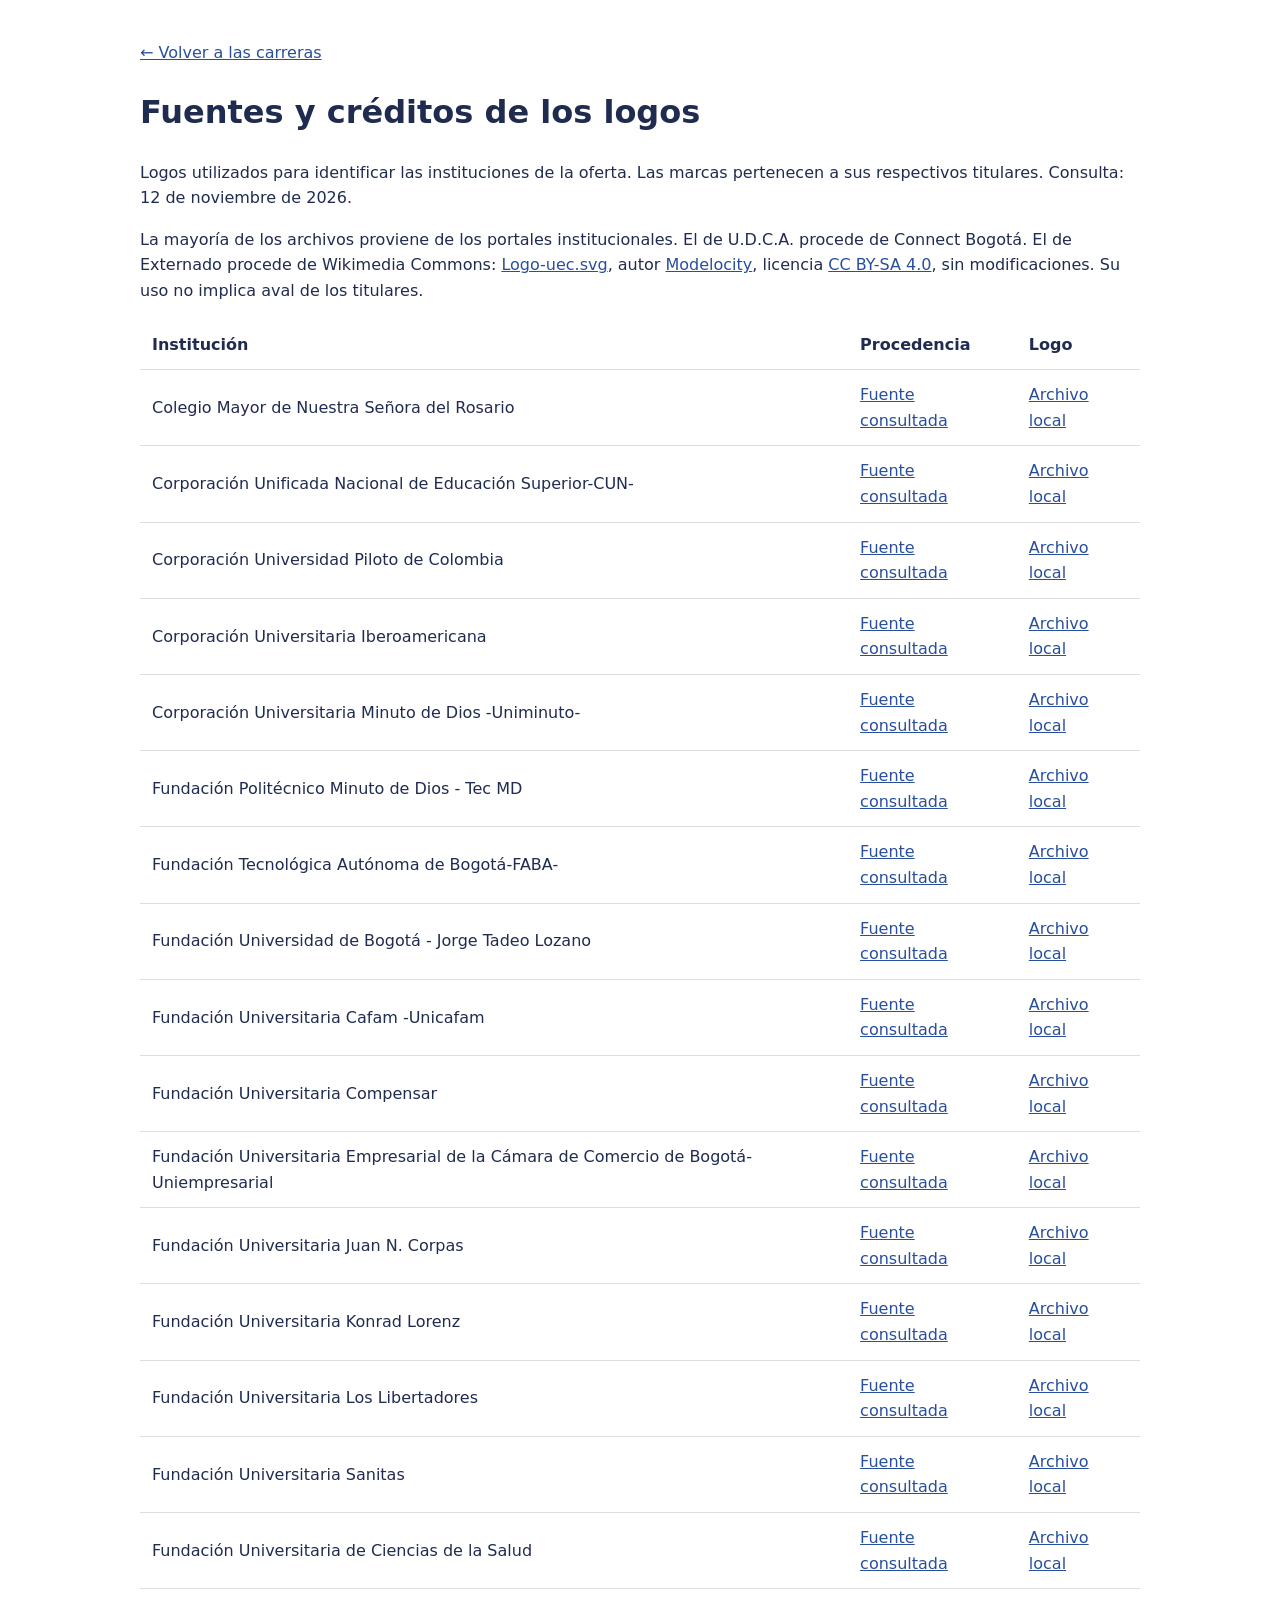
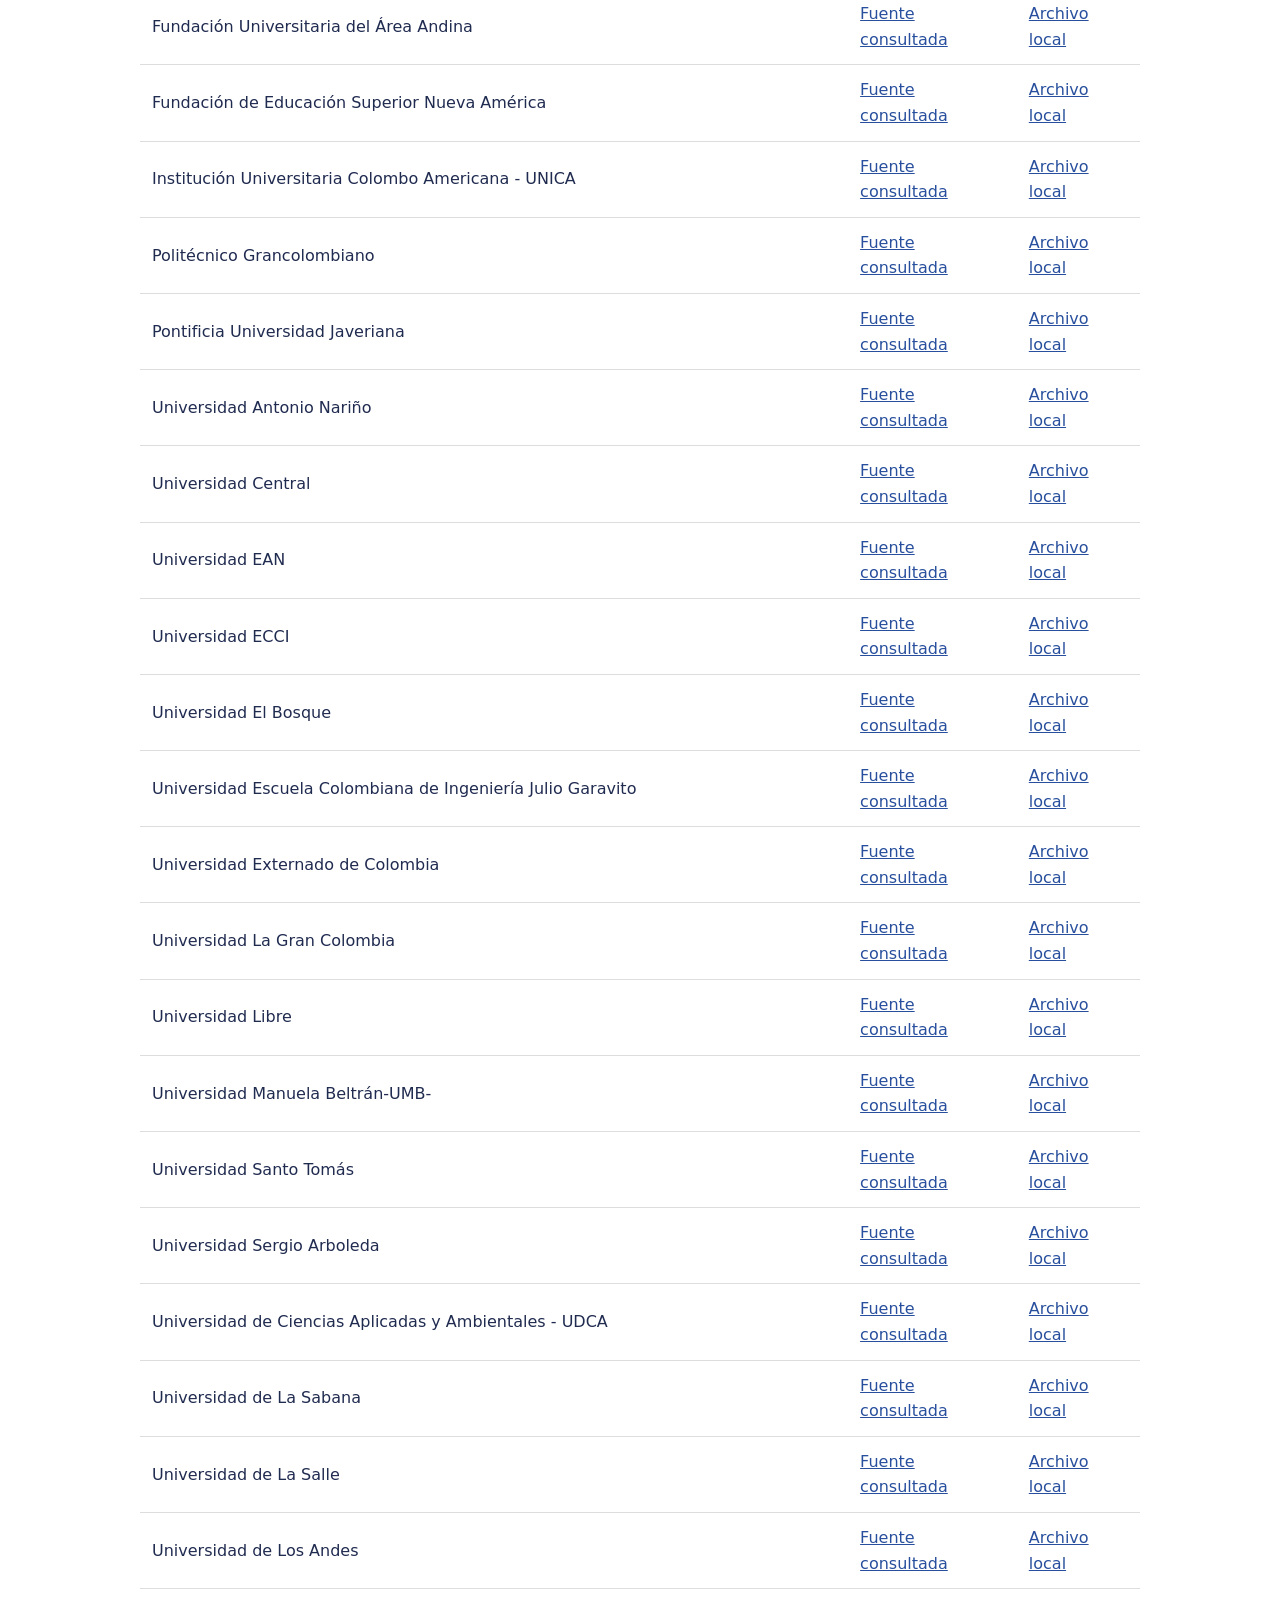
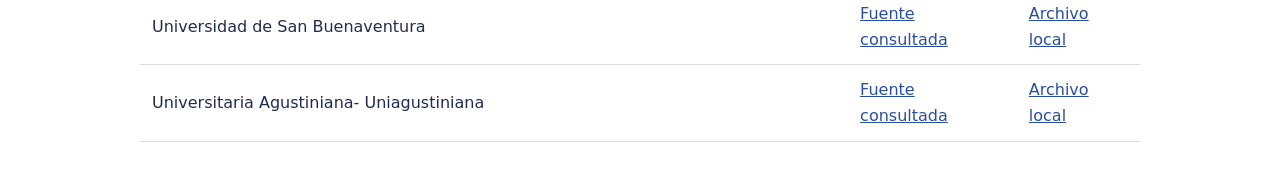
<file: assets/universidades/creditos.html>
<!doctype html><html lang="es"><meta charset="utf-8"><meta name="viewport" content="width=device-width,initial-scale=1"><title>Fuentes de los logos</title><style>body{font:16px/1.6 system-ui;max-width:1000px;margin:40px auto;padding:0 20px;color:#202b50}table{border-collapse:collapse;width:100%}td,th{padding:12px;text-align:left;border-bottom:1px solid #ddd}a{color:#284f9d}@media(max-width:600px){table{font-size:12px}td,th{padding:8px 4px}}</style><a href="../../index.html#carreras">← Volver a las carreras</a><h1>Fuentes y créditos de los logos</h1><p>Logos utilizados para identificar las instituciones de la oferta. Las marcas pertenecen a sus respectivos titulares. Consulta: 12 de noviembre de 2026.</p><p>La mayoría de los archivos proviene de los portales institucionales. El de U.D.C.A. procede de Connect Bogotá. El de Externado procede de Wikimedia Commons: <a href="https://commons.wikimedia.org/wiki/File:Logo-uec.svg">Logo-uec.svg</a>, autor <a href="https://commons.wikimedia.org/wiki/User:Modelocity">Modelocity</a>, licencia <a href="https://creativecommons.org/licenses/by-sa/4.0/">CC BY-SA 4.0</a>, sin modificaciones. Su uso no implica aval de los titulares.</p><table><thead><tr><th>Institución</th><th>Procedencia</th><th>Logo</th></tr></thead><tbody><tr><td>Colegio Mayor de Nuestra Señora del Rosario</td><td><a href="https://urosario.edu.co/">Fuente consultada</a></td><td><a href="urosario.svg">Archivo local</a></td></tr>
<tr><td>Corporación Unificada Nacional de Educación Superior-CUN-</td><td><a href="https://cun.edu.co">Fuente consultada</a></td><td><a href="cun.png">Archivo local</a></td></tr>
<tr><td>Corporación Universidad Piloto de Colombia</td><td><a href="https://www.unipiloto.edu.co">Fuente consultada</a></td><td><a href="unipiloto.jpg">Archivo local</a></td></tr>
<tr><td>Corporación Universitaria Iberoamericana</td><td><a href="https://www.ibero.edu.co">Fuente consultada</a></td><td><a href="ibero.svg">Archivo local</a></td></tr>
<tr><td>Corporación Universitaria Minuto de Dios -Uniminuto-</td><td><a href="https://www.uniminuto.edu">Fuente consultada</a></td><td><a href="uniminuto.png">Archivo local</a></td></tr>
<tr><td>Fundación Politécnico Minuto de Dios - Tec MD</td><td><a href="https://tecmd.edu.co/">Fuente consultada</a></td><td><a href="tecmd.png">Archivo local</a></td></tr>
<tr><td>Fundación Tecnológica Autónoma de Bogotá-FABA-</td><td><a href="https://www.faba.edu.co">Fuente consultada</a></td><td><a href="faba.png">Archivo local</a></td></tr>
<tr><td>Fundación Universidad de Bogotá - Jorge Tadeo Lozano</td><td><a href="undefined">Fuente consultada</a></td><td><a href="utadeo.png">Archivo local</a></td></tr>
<tr><td>Fundación Universitaria Cafam -Unicafam</td><td><a href="https://www.unicafam.edu.co">Fuente consultada</a></td><td><a href="unicafam.png">Archivo local</a></td></tr>
<tr><td>Fundación Universitaria Compensar</td><td><a href="https://ucompensar.edu.co/">Fuente consultada</a></td><td><a href="ucompensar.svg">Archivo local</a></td></tr>
<tr><td>Fundación Universitaria Empresarial de la Cámara de Comercio de Bogotá- Uniempresarial</td><td><a href="https://uniempresarial.edu.co">Fuente consultada</a></td><td><a href="uniempresarial.png">Archivo local</a></td></tr>
<tr><td>Fundación Universitaria Juan N. Corpas</td><td><a href="https://www.juanncorpas.edu.co">Fuente consultada</a></td><td><a href="juanncorpas.png">Archivo local</a></td></tr>
<tr><td>Fundación Universitaria Konrad Lorenz</td><td><a href="https://www.konradlorenz.edu.co">Fuente consultada</a></td><td><a href="konradlorenz.png">Archivo local</a></td></tr>
<tr><td>Fundación Universitaria Los Libertadores</td><td><a href="https://www.ulibertadores.edu.co">Fuente consultada</a></td><td><a href="ulibertadores.png">Archivo local</a></td></tr>
<tr><td>Fundación Universitaria Sanitas</td><td><a href="https://www.unisanitas.edu.co">Fuente consultada</a></td><td><a href="unisanitas.svg">Archivo local</a></td></tr>
<tr><td>Fundación Universitaria de Ciencias de la Salud</td><td><a href="https://www.fucsalud.edu.co">Fuente consultada</a></td><td><a href="fucsalud.png">Archivo local</a></td></tr>
<tr><td>Fundación Universitaria del Área Andina</td><td><a href="https://www.areandina.edu.co">Fuente consultada</a></td><td><a href="areandina.webp">Archivo local</a></td></tr>
<tr><td>Fundación de Educación Superior Nueva América</td><td><a href="https://www.nuevaamerica.edu.co">Fuente consultada</a></td><td><a href="nuevaamerica.png">Archivo local</a></td></tr>
<tr><td>Institución Universitaria Colombo Americana - UNICA</td><td><a href="https://www.unica.edu.co">Fuente consultada</a></td><td><a href="unica.png">Archivo local</a></td></tr>
<tr><td>Politécnico Grancolombiano</td><td><a href="https://www.poli.edu.co">Fuente consultada</a></td><td><a href="poli.svg">Archivo local</a></td></tr>
<tr><td>Pontificia Universidad Javeriana</td><td><a href="https://www.javeriana.edu.co/inicio">Fuente consultada</a></td><td><a href="javeriana.png">Archivo local</a></td></tr>
<tr><td>Universidad Antonio Nariño</td><td><a href="https://www.uan.edu.co">Fuente consultada</a></td><td><a href="uan.png">Archivo local</a></td></tr>
<tr><td>Universidad Central</td><td><a href="https://www.ucentral.edu.co">Fuente consultada</a></td><td><a href="ucentral.png">Archivo local</a></td></tr>
<tr><td>Universidad EAN</td><td><a href="https://universidadean.edu.co">Fuente consultada</a></td><td><a href="universidadean.png">Archivo local</a></td></tr>
<tr><td>Universidad ECCI</td><td><a href="https://ecci.edu.co/">Fuente consultada</a></td><td><a href="ecci.webp">Archivo local</a></td></tr>
<tr><td>Universidad El Bosque</td><td><a href="https://www.unbosque.edu.co">Fuente consultada</a></td><td><a href="unbosque.svg">Archivo local</a></td></tr>
<tr><td>Universidad Escuela Colombiana de Ingeniería Julio Garavito</td><td><a href="https://www.escuelaing.edu.co/es/">Fuente consultada</a></td><td><a href="escuelaing.png">Archivo local</a></td></tr>
<tr><td>Universidad Externado de Colombia</td><td><a href="https://commons.wikimedia.org/wiki/File:Logo-uec.svg">Fuente consultada</a></td><td><a href="uexternado.svg">Archivo local</a></td></tr>
<tr><td>Universidad La Gran Colombia</td><td><a href="https://ugc.edu.co/">Fuente consultada</a></td><td><a href="ugc.png">Archivo local</a></td></tr>
<tr><td>Universidad Libre</td><td><a href="https://www.unilibre.edu.co">Fuente consultada</a></td><td><a href="unilibre.svg">Archivo local</a></td></tr>
<tr><td>Universidad Manuela Beltrán-UMB-</td><td><a href="https://umb.edu.co/">Fuente consultada</a></td><td><a href="umb.webp">Archivo local</a></td></tr>
<tr><td>Universidad Santo Tomás</td><td><a href="https://usantotomas.edu.co/inicio">Fuente consultada</a></td><td><a href="usta.png">Archivo local</a></td></tr>
<tr><td>Universidad Sergio Arboleda</td><td><a href="https://www.usergioarboleda.edu.co">Fuente consultada</a></td><td><a href="usergioarboleda.png">Archivo local</a></td></tr>
<tr><td>Universidad de Ciencias Aplicadas y Ambientales - UDCA</td><td><a href="https://www.connectbogota.org/node/213">Fuente consultada</a></td><td><a href="udca.png">Archivo local</a></td></tr>
<tr><td>Universidad de La Sabana</td><td><a href="https://www.unisabana.edu.co">Fuente consultada</a></td><td><a href="unisabana.png">Archivo local</a></td></tr>
<tr><td>Universidad de La Salle</td><td><a href="https://lasalle.edu.co/es">Fuente consultada</a></td><td><a href="lasalle.png">Archivo local</a></td></tr>
<tr><td>Universidad de Los Andes</td><td><a href="https://www.uniandes.edu.co">Fuente consultada</a></td><td><a href="uniandes.svg">Archivo local</a></td></tr>
<tr><td>Universidad de San Buenaventura</td><td><a href="https://www.usbbog.edu.co">Fuente consultada</a></td><td><a href="usbbog.png">Archivo local</a></td></tr>
<tr><td>Universitaria Agustiniana- Uniagustiniana</td><td><a href="https://www.uniagustiniana.edu.co">Fuente consultada</a></td><td><a href="uniagustiniana.webp">Archivo local</a></td></tr></tbody></table></html>
</file>
<file: experiencia.css>
/* Base: Manual de Identidad Corporativa Atenea V3, p. 4; campaña JE6 y portal institucional. */
:root{--fondo:#f7f9fc;--marca:#020142;--marca-2:#065094;--marca-suave:#eaf1fa;--acento:#065094;--acento-2:#26b4df;--acento-suave:#e9f7fc;--linea:#dce4ef;--tinta:#18243c;--tinta-2:#4d5b70;--tinta-3:#58667c;--cyan:#26b4df;--naranja:#e65a0f;--sombra:0 8px 24px #02014208;--titulos:'Barlow Condensed','Arial Narrow',sans-serif;--fuente:'Work Sans','Segoe UI',sans-serif}
html{scroll-behavior:smooth;scroll-padding-top:150px}body{font-size:15px}.envoltura{max-width:1320px;padding-inline:28px}button,a{-webkit-tap-highlight-color:transparent}:focus-visible{outline:3px solid #e65a0f;outline-offset:4px}.barra{background:#fff;color:var(--marca);box-shadow:0 1px 0 #dce4ef}.barra .envoltura{height:90px;gap:24px}.marca{display:flex;text-decoration:none;flex-shrink:0}.marca img{width:210px;height:auto;display:block}.pestanas{gap:4px}.pestana{font-family:var(--fuente);font-size:13px;padding:0 13px;color:#4d5b70}.pestana:hover,.pestana[aria-selected=true]{color:var(--marca)}.pestana[aria-selected=true]{border-bottom:4px solid var(--cyan);background:#f5faff}.pestana svg.i{width:18px}.pildora{font-size:11px;background:#eef4fb;padding:5px 5px 5px 12px;gap:8px}.pildora b{background:var(--marca);color:white;font-size:24px;min-width:40px}.pestana .cont{background:var(--marca-2)}main.envoltura{padding-top:24px;padding-bottom:28px}
.hero{background:linear-gradient(115deg,#020142 5%,#071b36 65%,#003c55);color:white;position:relative;display:grid;grid-template-columns:1.05fr 1fr;min-height:590px;isolation:isolate;overflow:hidden;border-radius:8px}.hero-copy{padding:42px 0 44px 48px;z-index:2}.campaign-label{display:grid;grid-template-columns:auto 36px;gap:0 8px;width:max-content;border-left:3px solid var(--cyan);padding-left:13px;margin-bottom:26px}.campaign-label>span{font-family:var(--titulos);font-weight:700;font-style:italic;font-size:26px;line-height:1.1;letter-spacing:.025em}.campaign-label>b{grid-column:2;grid-row:1/3;font-family:var(--titulos);font-size:46px;color:var(--cyan);line-height:1}.campaign-label small{font-size:8px;letter-spacing:.09em;margin-top:5px}.hero h1{font-size:clamp(62px,6.8vw,94px);line-height:.96;letter-spacing:-.02em;text-transform:uppercase;font-weight:700;margin:0 0 24px;color:white}.hero h1 em{font-style:normal;color:#42c5eb}.hero-copy>p{max-width:430px;font-size:15px;line-height:1.65;color:#e1e8f6}.hero-actions{display:flex;flex-wrap:wrap;gap:12px;margin:26px 0 12px}.btn{border-radius:999px;font-size:13px;padding:12px 22px;min-height:46px;font-family:var(--fuente)}.btn.pri{background:#065094;border-color:#065094}.btn.pri:hover{background:#020142;border-color:#020142}.hero .btn.pri,.invitation .btn.pri{background:#26b4df;border-color:#26b4df;color:#020142}.hero .btn.pri:hover,.invitation .btn.pri:hover{background:#8ae0f7;border-color:#8ae0f7}.hero .btn:not(.pri){background:transparent;color:#fff;border-color:#6a7e9e}.hero .btn:not(.pri):hover{background:#ffffff15}.hero-copy .hero-note{font-size:11px;color:#b9c9dd}.hero-art{position:relative;min-width:0;overflow:hidden}.hero-art>img{width:100%;height:100%;position:absolute;inset:0;object-fit:cover;object-position:51% 40%;animation:hero-breathe 4s ease-in-out 1;transform-origin:center}.hero-art:before{content:'';position:absolute;inset:0;z-index:1;background:linear-gradient(90deg,#071333 0%,transparent 35%),linear-gradient(0deg,#020142d9,transparent 60%);pointer-events:none}.hero-art:after{content:'';position:absolute;right:22px;top:0;width:26px;height:110%;transform:skew(-24deg);background:#26b4df45;pointer-events:none}.art-tag{position:absolute;bottom:76px;left:58px;right:20px;z-index:2;transform:rotate(-5deg);color:white}.art-tag>span{font-size:12px;font-weight:600;letter-spacing:.2em}.art-tag strong{font-family:var(--titulos);display:block;font-size:clamp(36px,4vw,58px);font-weight:600;line-height:1.1}.hero-circuit{position:absolute;bottom:0;right:0;width:50%;height:120px;stroke:#26b4df;stroke-width:1;opacity:.55;z-index:1;pointer-events:none}.hero-circuit circle{fill:#26b4df}@keyframes hero-breathe{50%{transform:scale(1.035)}}
.route-strip{display:grid;grid-template-columns:repeat(2,1fr);background:#fff;border:1px solid var(--linea);border-radius:0 0 8px 8px;margin-top:0}.route-strip button{display:flex;align-items:center;text-align:left;gap:15px;padding:25px 24px;background:none;border:0;color:var(--marca)}.route-strip button+button{border-left:1px solid var(--linea)}.route-strip button:hover{background:#eef7fc}.route-strip b{font:600 38px var(--titulos);color:#065094}.route-strip span{font-size:14px;font-weight:600}.route-strip small{display:block;font-size:11px;font-weight:400;color:var(--tinta-2);margin-top:5px}.route-strip i{margin-left:auto;font-size:20px;font-style:normal}
.eyebrow{font-size:10px;font-family:var(--fuente);letter-spacing:.16em;font-weight:700;color:#065094}.section-heading{display:flex;justify-content:space-between;align-items:end;gap:24px;margin-bottom:24px}.section-heading h2,.discover h2,.invitation h2{font-family:var(--titulos);font-size:42px;font-weight:600;line-height:1.05;margin:8px 0;color:var(--marca)}.section-heading p{font-size:12px;line-height:1.7;color:var(--tinta-2);margin:0}.university-section{padding:52px 0 24px}.university-rail{display:flex;gap:14px;overflow-x:auto;scroll-snap-type:x proximity;padding:2px 2px 14px;scrollbar-color:#065094 #e6eef7;scrollbar-width:thin}.university-choice{flex:0 0 194px;min-width:0;scroll-snap-align:start;text-align:left;border:1px solid var(--linea);border-radius:10px;padding:12px;background:#fff;color:var(--marca);transition:box-shadow .15s,border-color .15s}.university-choice:hover{border-color:#065094;box-shadow:var(--sombra)}.university-choice>span:not(.universidad-logo){display:block;font-size:11px;line-height:1.4;min-height:46px;margin-top:12px}.university-choice>small{display:flex;justify-content:space-between;color:#065094;font-size:11px;margin-top:14px}.rail-hint{color:var(--tinta-2);font-size:10px;margin:8px 0}.university-choice .universidad-logo{height:78px;padding:10px;border:0;margin:0}.university-choice .universidad-logo img{max-height:58px}
.discover{padding:34px 0 54px;scroll-margin-top:130px}.discover>p{max-width:630px;font-size:14px;color:var(--tinta-2)}.interest-grid{display:grid;grid-template-columns:repeat(5,minmax(0,1fr));gap:14px;margin:26px 0}.interest-tile{display:flex;flex-direction:column;position:relative;min-width:0;background:#fff;color:var(--marca);border:1px solid var(--linea);border-top:3px solid #065094;border-radius:4px 4px 12px 12px;padding:22px 18px;text-align:left;transition:transform .2s,box-shadow .2s}.interest-tile:nth-child(3n+2){border-top-color:#26b4df}.interest-tile:nth-child(3n){border-top-color:#5263ab}.interest-tile:hover{transform:translateY(-4px);box-shadow:0 12px 25px #02014212;border-color:#065094}.tile-top{display:flex;justify-content:space-between;align-items:center;width:100%;margin-bottom:22px}.tile-top svg{width:30px;height:30px;color:#065094}.tile-top>span{font-size:20px;color:#065094}.interest-tile b{font:600 26px/1.05 var(--titulos);letter-spacing:-.01em}.interest-tile small{font:11px/1.6 var(--fuente);color:var(--tinta-2);margin:12px 0 20px}.tile-count{font-size:10px;color:#065094;font-weight:600;margin-top:auto;padding-top:12px;border-top:1px solid #e6edf6}
.invitation{position:relative;overflow:hidden;background:linear-gradient(110deg,#020142,#065094);color:#fff;padding:44px 48px;border-radius:8px;display:grid;grid-template-columns:1.4fr 1fr;gap:40px;align-items:center}.invitation h2{color:white;font-size:48px}.invitation .eyebrow{color:#71d5f1}.invitation p{font-size:13px;line-height:1.7;color:#d6e5f4;max-width:550px}.invitation>div:last-child{display:flex;flex-direction:column;align-items:flex-start;gap:18px}.official-link{color:white;font-size:12px;text-underline-offset:5px}.orientation-note{color:var(--tinta-2);font-size:11px;margin:22px 0}
.portada{background:linear-gradient(105deg,#020142,#065094);border-radius:8px}.portada h1{font-size:38px;font-weight:600}.portada p{font-size:14px}.paso-cab h2{font-size:30px}.cab-tab h1{font-size:42px}.programa{border-top:3px solid #065094;border-radius:8px;gap:12px}.programa h3{font-family:var(--fuente);font-size:16px}.programa .ies{font-size:12px}.programa .estado{flex-wrap:wrap;font-size:11px}.programa .estado span.x{font-size:10px}.pasito{min-width:105px}.pasito .lbl{font-size:12px}.pasito[aria-current=step]{box-shadow:0 0 0 3px #06509418}.ficha[aria-checked=true]{background:#eef8fd;box-shadow:0 0 0 3px #06509412}.medidor strong{font-size:64px}.medidor-caja{border-top:4px solid #26b4df}.medidor-caja h3{font-family:var(--fuente)}.interes{border-top:3px solid #065094}.interes b{font-family:var(--titulos);font-size:23px}.sub{font-size:30px}.accion h4{font-family:var(--fuente)}
.universidad-logo{display:flex;align-items:center;justify-content:center;width:100%;height:92px;padding:12px 18px;background:#fff;border:1px solid #eef1f5;border-radius:6px;margin-bottom:8px;overflow:hidden}.universidad-logo--oscuro{background:#020142;border-color:#020142}.universidad-logo img{display:block;max-width:100%;width:auto;height:auto;max-height:68px;object-fit:contain}ol.mias .universidad-logo{width:180px;max-width:100%;height:68px;margin-bottom:10px;padding:8px 12px}ol.mias .universidad-logo img{max-height:50px}ol.mias .txt b{font-family:var(--fuente)}.creditos-marcas{font-size:11px;color:var(--tinta-2);padding:26px 0 4px;border-top:1px solid var(--linea);margin-top:26px}.creditos-marcas a{color:inherit}
@media(max-width:1120px){.barra .envoltura{height:auto;flex-wrap:wrap;padding-top:12px;gap:10px}.marca img{width:185px}.pildora{margin-left:auto}.pestanas{order:3;width:100%;height:48px;justify-content:space-between;margin:0}.hero-copy{padding-left:32px}.hero h1{font-size:76px}.hero{min-height:560px}.interest-grid{grid-template-columns:repeat(3,minmax(0,1fr))}.route-strip button{padding:20px 16px;gap:10px}.route-strip span{font-size:12px}.route-strip small{font-size:10px}}
@media(max-width:700px){.envoltura{padding-inline:16px}main.envoltura{padding-top:16px}.marca img{width:166px}.pestana{font-size:11px;padding:0 7px;white-space:nowrap}.pestana svg{display:none}.pestanas{overflow-x:auto}.pildora{font-size:10px}.hero{grid-template-columns:1fr;min-height:0}.hero-copy{padding:30px 24px 20px}.hero h1{font-size:clamp(58px,12vw,80px)}.hero-copy>p{font-size:14px;max-width:420px}.campaign-label{margin-bottom:24px}.hero-actions{gap:9px;margin-top:20px}.hero .btn{font-size:12px;padding:11px 16px}.hero-art{height:300px}.hero-art>img{object-position:50% 38%}.hero-art:before{background:linear-gradient(0deg,#020142d9,transparent 60%),linear-gradient(180deg,#071333,transparent 18%)}.art-tag{left:26px;bottom:64px}.art-tag strong{font-size:42px}.hero-circuit{width:85%}.route-strip{grid-template-columns:1fr}.route-strip button{padding:17px 22px}.route-strip button+button{border-left:0;border-top:1px solid var(--linea)}.route-strip b{font-size:30px}.route-strip span{font-size:13px}.route-strip small{font-size:11px}.section-heading{display:block;margin-bottom:20px}.section-heading h2,.discover h2{font-size:36px}.section-heading p{margin-top:14px}.university-section{padding-top:36px}.university-choice{flex-basis:174px}.discover{padding:20px 0 36px}.interest-grid{grid-template-columns:repeat(2,minmax(0,1fr));gap:10px}.interest-tile{padding:18px 14px}.interest-tile b{font-size:25px}.interest-tile small{font-size:11px}.invitation{grid-template-columns:1fr;padding:28px 24px;gap:16px}.invitation h2{font-size:38px}.pasos{padding-bottom:4px}.programas{grid-template-columns:repeat(auto-fill,minmax(min(100%,290px),1fr))}.portada{padding:24px}.portada h1{font-size:30px}.filtros .interruptor{white-space:normal}}
@media(prefers-reduced-motion:reduce){html{scroll-behavior:auto}.hero-art>img{animation:none}.interest-tile,.university-choice{transition:none}}

.interes[aria-pressed="true"]{background:#eaf6fc;box-shadow:0 0 0 3px #06509415}.regla-min .rel{background:linear-gradient(90deg,#26b4df33,#06509488)}.mensaje.neutro{background:#eaf6fc;color:#164975}.mensaje.neutro b.g{color:#065094}

/* Guía del asistente y criterio Saber 11 de trayectorias. */
.ayuda-paso{font-size:13px;line-height:1.6;color:#315270;background:#edf6fc;border-left:3px solid #26b4df;padding:12px 15px;border-radius:0 8px 8px 0;margin:0 0 18px}.progreso-paso{font-size:12px;font-weight:600;color:#065094;margin:0 0 12px}.ayuda-continuar{font-size:13px;color:#4d5b70;line-height:1.6;margin:20px 0 0;max-width:670px}.navega{margin-top:12px}.ficha-amplia{grid-column:1/-1}.requisitos-trayectoria{font-size:13px;line-height:1.6;color:#4d5b70;padding-left:18px;margin:8px 0 0}.requisitos-trayectoria li+li{margin-top:5px}.btn:disabled{opacity:.55;cursor:not-allowed}.pasos{scroll-margin-top:145px}@media(max-width:650px){.navega{flex-wrap:wrap}.navega #siguiente{flex:1 1 220px}.navega #atras{flex:0 0 auto}.requisitos-trayectoria{font-size:12px}}

/* Experiencia móvil: una sola regla para el menú inferior y su espacio reservado. */
ol.mias .mini{width:auto;min-width:44px;height:auto;min-height:44px;padding:8px;gap:5px;font-size:11px;display:inline-flex;align-items:center;justify-content:center}
@media(max-width:900px){
  :root{--menu-movil:64px}
  html{scroll-padding-top:86px;scroll-padding-bottom:180px}
  .barra{position:sticky;top:0;z-index:45;background:#fff}
  .barra .envoltura{height:68px;min-height:68px;padding-block:8px;flex-wrap:nowrap;gap:12px}
  .marca img{width:164px;max-width:44vw;height:auto}
  .pildora{margin-left:auto;font-size:11px;flex:none}.pildora span{display:inline}.pildora b{font-size:24px;min-width:36px}
  .pestanas{position:fixed;inset:auto 0 0;height:calc(var(--menu-movil) + env(safe-area-inset-bottom,0px));width:100%;padding:0 6px env(safe-area-inset-bottom,0px);margin:0;display:flex;gap:0;align-items:stretch;background:#fff;border-top:1px solid #dce4ef;box-shadow:0 -3px 18px #0201420a;overflow:visible}
  .pestana{flex:1 1 0;min-width:0;font-size:10px;line-height:1.15;white-space:normal;display:flex;flex-direction:column;justify-content:center;align-items:center;gap:6px;padding:8px 2px;border:0;border-top:3px solid transparent;border-radius:0}
  .pestana svg.i{display:block;width:20px;height:20px}.pestana[aria-selected=true]{border:0;border-top:3px solid #065094;background:#edf6fc;color:#020142}
  #tab-inicio:before{content:'⌂';font-size:26px;line-height:20px;font-weight:400}
  .pestana .cont{top:5px;left:calc(50% + 8px);font-size:10px;min-width:16px;padding:1px 4px}
  main.envoltura{padding-bottom:calc(var(--menu-movil) + env(safe-area-inset-bottom,0px) + 28px)}
  .envoltura{padding-inline:16px}.rejilla,.opciones,.resultado{grid-template-columns:minmax(0,1fr);gap:16px}.rejilla>*{min-width:0}aside.lateral{display:none}
  #puntaje{padding-bottom:100px}#puntaje .navega{position:fixed;z-index:40;left:0;right:0;bottom:calc(var(--menu-movil) + env(safe-area-inset-bottom,0px));margin:0;padding:10px 16px;display:flex;flex-wrap:nowrap;gap:10px;background:#fff;border-top:1px solid #dce4ef;box-shadow:0 -4px 16px #02014208}
  #puntaje .navega #atras{flex:0 0 auto;min-width:60px;min-height:48px;padding:10px 8px;font-size:12px}
  #puntaje .navega #siguiente{flex:1 1 auto;min-width:0;min-height:48px;max-width:480px;margin-left:auto;padding:10px 14px;font-size:13px;line-height:1.3}
  #puntaje .navega #siguiente svg{flex:none;width:18px}
  #puntaje .portada{padding:18px 20px;margin-bottom:18px;border-radius:10px}#puntaje .portada h1{font-size:26px;line-height:1.08}#puntaje .portada p{font-size:12px;line-height:1.5;margin-top:10px}
  .progreso-paso{font-size:13px;margin-bottom:10px}.pasos{display:flex;gap:7px;overflow:visible;margin-bottom:16px;scroll-margin-top:85px}.pasito{flex:1 1 0;min-width:0;justify-content:center;padding:8px 0;border-radius:10px}.pasito .lbl{display:none}.pasito .n{width:28px;height:28px}.pasito[aria-current=step]{box-shadow:0 0 0 2px #06509415}
  .paso{padding:20px 16px;border-radius:14px}.paso-cab{display:block;margin-bottom:16px}.paso-cab .ico{display:none}.paso-cab h2{font-size:30px;line-height:1.1;margin-bottom:8px}.paso-cab p{font-size:14px;line-height:1.55;margin:0}.paso-cab .tope{display:inline-block;margin:12px 0 0;padding:4px 10px;font-size:12px}
  .fichas{grid-template-columns:minmax(0,1fr);gap:10px}.ficha{padding:15px 13px 15px 44px;min-height:70px;border-radius:12px}.ficha::before{left:13px;top:17px;width:20px;height:20px}.ficha .t{font-size:15px;line-height:1.4;padding-right:38px}.ficha .p{font-size:13px;right:10px;top:16px;padding:2px 7px}.ficha .d{font-size:12px;line-height:1.55}.ficha-amplia .t{font-size:15px}.requisitos-trayectoria{font-size:12px;line-height:1.65;padding-left:16px}
  .ayuda-paso,.nota{font-size:12px;line-height:1.6;padding:12px}.ayuda-continuar{font-size:13px;padding:2px 4px;margin-top:18px}.como summary{min-height:44px;display:flex;align-items:center;font-size:13px}
  .saber{grid-template-columns:minmax(0,1fr)}.saber input[type=number]{font-size:30px;min-height:54px}.segmento{display:flex}.segmento button{flex:1;padding:11px 8px;font-size:12px;min-height:44px}input,select{font-size:16px!important}#t_saber{max-width:100%;overflow-x:auto;overscroll-behavior-inline:contain}table.rangos{min-width:480px}
  .resultado{padding:22px 16px;text-align:left}.medidor.grande{width:180px;height:180px}.medidor.grande strong{font-size:58px}.resultado>div{width:100%;min-width:0}.resultado h2{font-size:30px}.resultado .acc-btn{display:flex;flex-direction:column;align-items:stretch}.resultado .acc-btn .btn{min-height:48px;width:100%}.resultado .desglose{gap:12px}.acciones{grid-template-columns:minmax(0,1fr)}
  .filtros{grid-template-columns:minmax(0,1fr) auto;gap:12px}.filtros .buscar{grid-column:1/-1;min-width:0}.btn-filtros{display:inline-flex;grid-column:1/-1;justify-self:start;min-height:44px}.filtros .extra{display:none;grid-column:1/-1}.filtros.abierto .extra{display:block}.filtros input,.filtros select{min-height:48px}.filtros .interruptor{white-space:normal}.filtros .interruptor input{min-height:0}
  .resumen{display:block;font-size:12px}.orden{display:flex;width:100%;margin:14px 0;gap:10px}.orden select{flex:1;min-width:0;min-height:44px}.cab-tab h1{font-size:34px}.cab-tab p{font-size:14px;line-height:1.6}.programas{grid-template-columns:minmax(0,1fr)}.programa{padding:16px;gap:12px}.programa h3{font-size:17px;line-height:1.4}.programa .ies{font-size:13px;line-height:1.5}.programa .pie{gap:10px}.programa .elegir{min-height:44px;padding:9px 14px}.estado{max-width:100%}.leyenda-min{font-size:12px;gap:10px}.intereses{padding:3px 3px 12px;gap:10px}.interes{width:210px}.interes small{font-size:12px}.aviso-puntaje{max-width:100%;flex-wrap:wrap}
  ol.mias li{display:grid;grid-template-columns:repeat(3,minmax(0,1fr));gap:12px;position:relative;padding:18px}ol.mias .orden-n{position:absolute;right:14px;top:14px;width:30px;height:30px;font-size:19px}ol.mias .txt{grid-column:1/-1;min-width:0;padding-right:30px}ol.mias .txt b{font-size:15px;line-height:1.5}ol.mias .txt>span{font-size:12px;line-height:1.5}ol.mias .mini{min-height:44px;width:100%;padding:8px 4px;font-size:11px;gap:4px}ol.mias .mini svg{width:15px;height:15px}.explica{padding:20px}.llamado{display:block;padding:24px 20px}.llamado .btn{margin-top:20px;width:100%;font-size:14px}.dudas summary{font-size:21px;line-height:1.3}.dudas details>div{font-size:14px;overflow-wrap:anywhere}
}
@media(max-width:500px){
  .hero-copy{padding:26px 22px 18px}.hero h1{font-size:clamp(49px,13vw,65px);line-height:.98}.campaign-label>span{font-size:22px}.campaign-label>b{font-size:40px}.campaign-label small{font-size:7px}.hero-actions{display:grid;grid-template-columns:1fr;gap:10px}.hero-actions .btn{min-height:48px;font-size:14px}.hero-art{height:240px}.hero-copy .hero-note{font-size:11px}.art-tag{bottom:62px}.art-tag strong{font-size:35px}.route-strip button{padding:16px 20px}.university-section{padding-top:32px}.section-heading h2,.discover h2{font-size:32px}.interest-grid{grid-template-columns:minmax(0,1fr);gap:10px}.interest-tile{display:grid;grid-template-columns:40px 1fr;padding:16px;column-gap:14px;row-gap:0}.tile-top{grid-column:1;grid-row:1/4;display:block;margin:0}.tile-top>span{display:none}.interest-tile b{grid-column:2;font-size:25px}.interest-tile small{grid-column:2;margin:7px 0 10px;font-size:12px}.tile-count{grid-column:2;padding-top:8px;font-size:11px}.invitation h2{font-size:35px}.invitation .btn{width:100%;min-height:48px}.invitation>div:last-child{align-items:stretch}.official-link{text-align:center;line-height:1.6;padding:8px}.pildora span{font-size:10px}.pildora b{font-size:22px}
}

.navega #siguiente{margin-left:auto}

/* Ilustraciones de intereses: lectura cómoda y movimiento breve. */
.interes,.interest-tile{width:auto;min-width:0;overflow:hidden;isolation:isolate;padding:0 16px 18px;gap:8px;display:flex;flex-direction:column;align-items:stretch;text-align:left;border-radius:20px;background:#fff}
.interes-arte{display:block;overflow:hidden;margin:0 -16px 6px;aspect-ratio:1.55;background:#d9f3fb;flex:none}
.interes-arte img{display:block;width:100%;height:100%;object-fit:contain;object-position:center;animation:interes-respira 4s ease-in-out 1;transition:transform .35s}
.interes:hover .interes-arte img,.interest-tile:hover .interes-arte img,.interes:focus-visible .interes-arte img{transform:scale(1.045)}
@keyframes interes-respira{0%,100%{transform:scale(1)}50%{transform:scale(1.06) translateY(-2px)}}

.interes .cuenta{margin-top:auto;color:#065094;font-size:12px;line-height:1.5;padding-top:6px}
.estado.sinref{background:#e9f4fc;color:#065094}.sin-referencia{font-size:14px;line-height:1.5;background:#f0f7fc;padding:12px;border-radius:10px;color:#344b68}
@media(max-width:600px){
#intereses,.interest-grid{display:grid;grid-template-columns:repeat(2,minmax(0,1fr));gap:10px}
.interes,.interest-tile{display:flex;padding:0 12px 14px;min-width:0;gap:7px;border-radius:16px}
.interes-arte{margin:0 -12px 3px;aspect-ratio:1.15}
.interes>b,.interest-tile>b{font-size:21px;line-height:1.15;margin:0}
.interes>small,.interest-tile>small{font-size:12px;line-height:1.45}
.interes .cuenta,.interest-tile .tile-count{font-size:11px;line-height:1.4}
}
@media(prefers-reduced-motion:reduce){.interes-arte img{animation:none!important;transition:none!important;transform:none!important}}

@media(min-width:601px) and (max-width:900px){#intereses{display:grid;grid-template-columns:repeat(3,minmax(0,1fr));overflow:visible}}
.interest-tile>small{margin:0 0 8px}.interes-arte{aspect-ratio:1.2}

.selector-intereses{margin:0 0 16px;border:1px solid var(--linea);border-radius:14px;background:white;padding:0 14px}.selector-intereses>summary{cursor:pointer;padding:15px 0;font-weight:600;color:#065094;min-height:48px}.selector-intereses .intereses{margin-top:10px}.comparacion-activa{background:#eaf6fc;color:#164975;border-left:4px solid #065094;border-radius:8px;padding:14px 16px;line-height:1.6;font-size:14px;margin-bottom:10px}#ver-toda-oferta{margin-bottom:16px;white-space:normal;text-align:left}#titulo-carreras:focus{outline:none}
</file>
